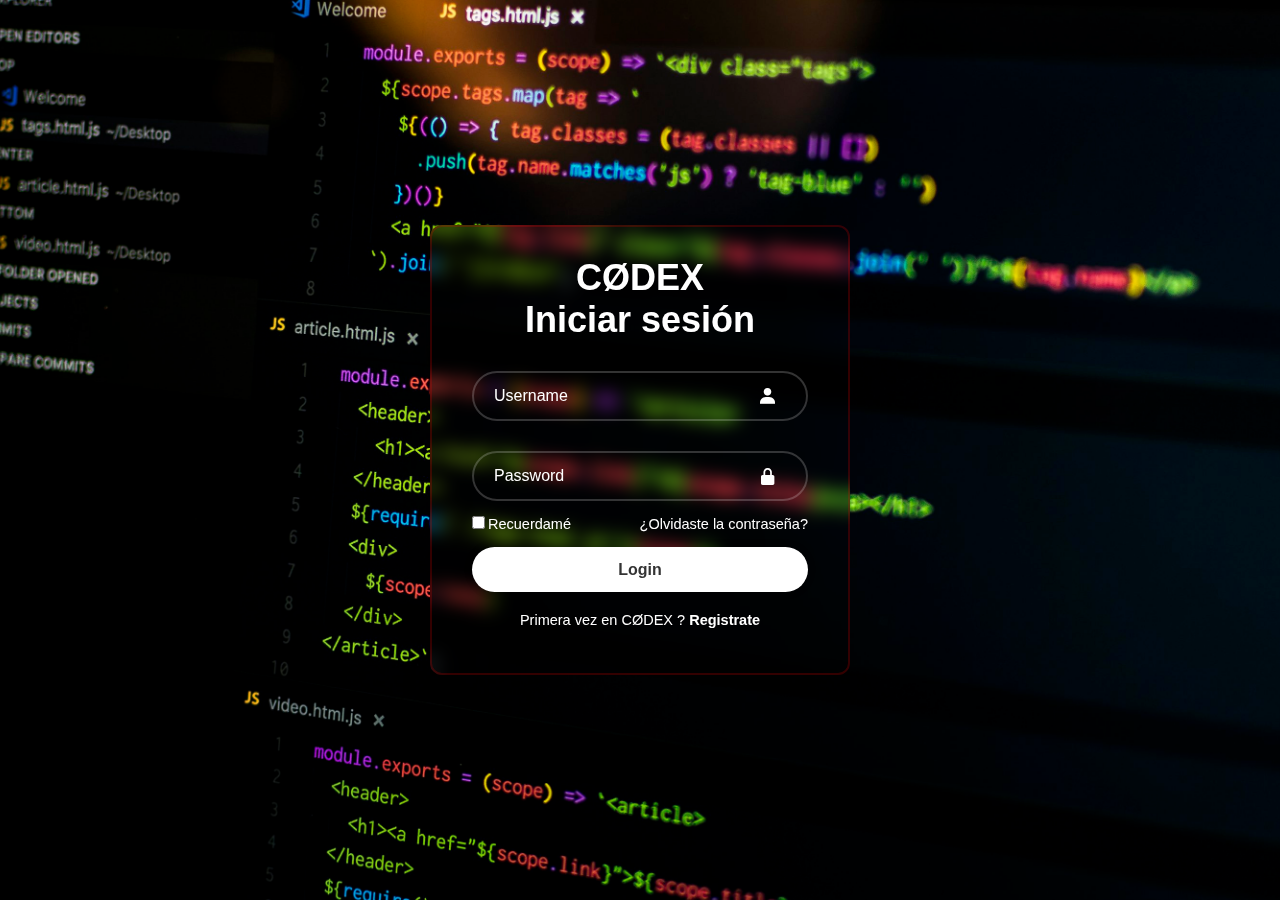
<file: index.html>
<!DOCTYPE html>
<html lang="en">
<head>
  <title>LOGIN </title>
  <link rel="stylesheet" href="css/login.css">
  <link href='https://unpkg.com/boxicons@2.1.4/css/boxicons.min.css' rel='stylesheet'>
  <script src="js/loggear.js"></script>

</head>
<body>
  <div class="wrapper">
    <form action="">
      <h1>CØDEX</h1>
      <h1>Iniciar sesión</h1>
      <div class="input-box">
        <input type="text" placeholder="Username" id="usuario">
        <i class='bx bxs-user'></i>
      </div>
      <div class="input-box">
        <input type="password" placeholder="Password" id="clave">
        <i class='bx bxs-lock-alt' ></i>
      </div>
      <div class="remember-forgot">
        <label><input type="checkbox">Recuerdamé</label>
        <a href="#">¿Olvidaste la contraseña?</a>
      </div>
      <input type="button" value="Login" onclick="loguear()" class="btn">
      <div class="register-link">
        <p>Primera vez en CØDEX ? <a href="#">Registrate</a></p>
      </div>
    </form>
  </div>
</body>
</html>
</file>
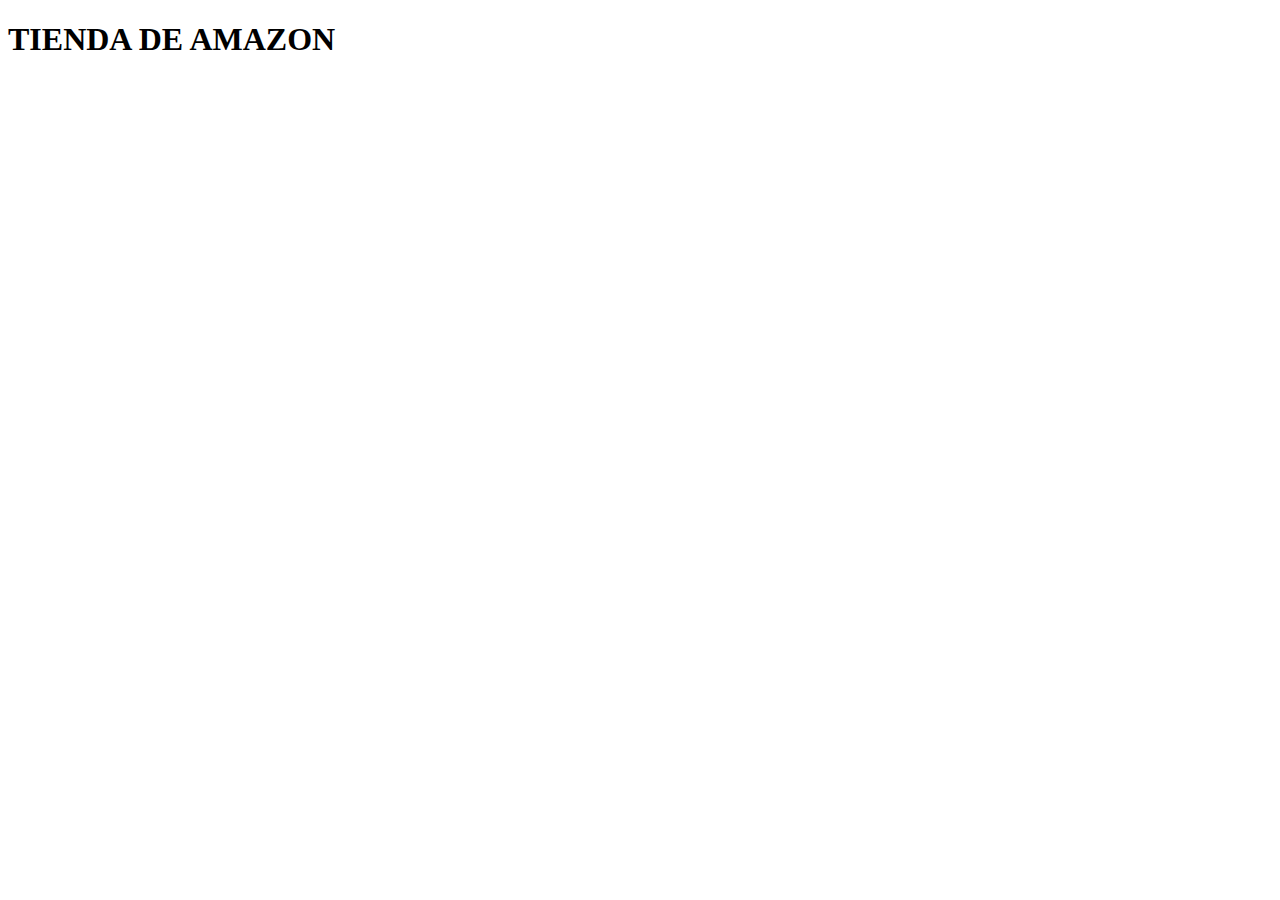
<file: amazon.html>
<!DOCTYPE html>
<html lang="en">
<head>
  <meta charset="UTF-8">
  <meta name="viewport" content="width=device-width, initial-scale=1.0">
  <title>Document</title>
  <h1>TIENDA DE AMAZON</h1>
</head>
<body>
  
</body>
</html>
</file>
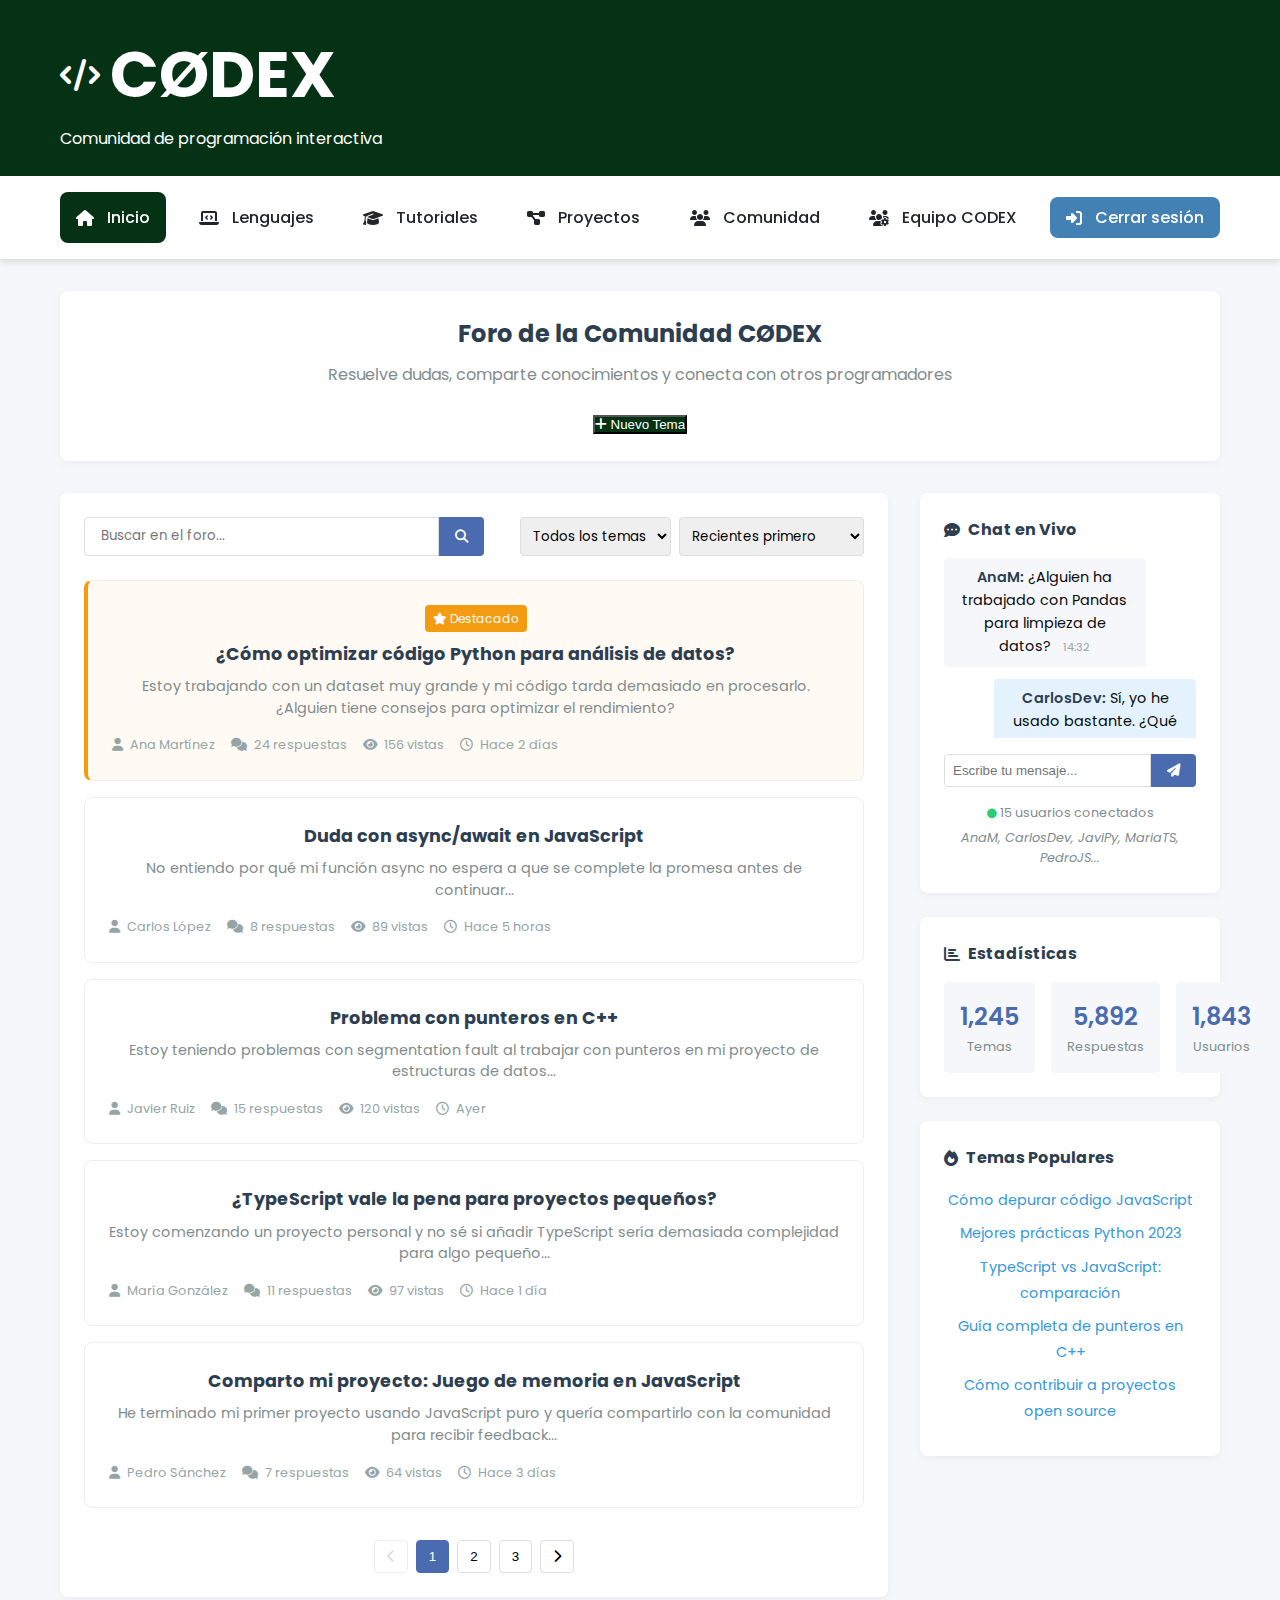
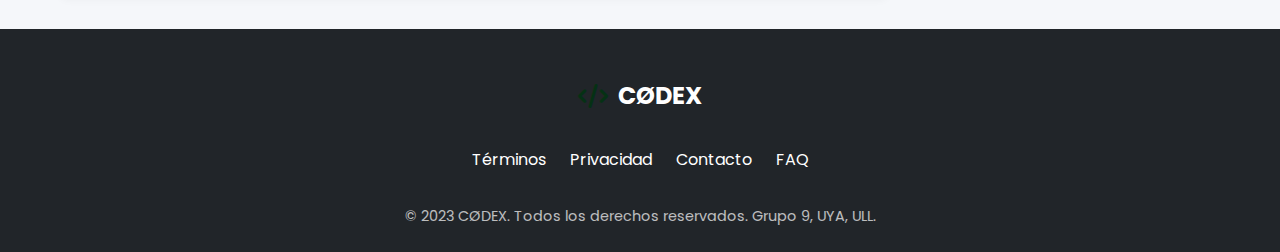
<file: comunidad.html>
<!DOCTYPE html>
<html lang="es">
<head>
    <meta charset="UTF-8">
    <meta name="viewport" content="width=device-width, initial-scale=1.0">
    <title>Comunidad CØDEX - Foro de Programación</title>
    <link rel="stylesheet" href="css/styles.css">
    <link rel="stylesheet" href="css/community.css">
    <link href="https://fonts.googleapis.com/css2?family=Poppins:wght@300;400;600;700&display=swap" rel="stylesheet">
    <link rel="stylesheet" href="https://cdnjs.cloudflare.com/ajax/libs/font-awesome/6.4.0/css/all.min.css">
</head>
<body>
    <header>
        <div class="container">
            <div class="logo">
                <i class="fas fa-code"></i>
                <h1>CØDEX</h1>
            </div>
            <p>Comunidad de programación interactiva</p>
        </div>
    </header>
    
    <nav aria-label="Navegación principal">
        <div class="container">
            <a href="inicio.html" aria-current="page" class="nav-link">
                <i class="fas fa-home" aria-hidden="true"></i> 
                <span>Inicio</span>
            </a>
            <a href="#lenguajes" class="nav-link">
                <i class="fas fa-laptop-code" aria-hidden="true"></i> 
                <span>Lenguajes</span>
            </a>
            <a href="tutoriales.html" class="nav-link">
                <i class="fas fa-graduation-cap" aria-hidden="true"></i> 
                <span>Tutoriales</span>
            </a>
            <a href="proyectos.html" class="nav-link">
                <i class="fas fa-project-diagram" aria-hidden="true"></i> 
                <span>Proyectos</span>
            </a>
            <a href="comunidad.html" class="nav-link">
                <i class="fas fa-users" aria-hidden="true"></i> 
                <span>Comunidad</span>
            </a>
            <a href="equipo.html" class="nav-link">
                <i class="fas fa-users-cog" aria-hidden="true"></i> 
                <span>Equipo CODEX</span>
            </a>
            <a href="index.html" class="login-btn nav-link">
                <i class="fas fa-sign-in-alt" aria-hidden="true"></i> 
                <span>Cerrar sesión</span>
            </a>
        </div>
    </nav>
    
    <section class="community-section">
        <div class="container">
            <div class="community-header">
                <h2>Foro de la Comunidad CØDEX</h2>
                <p>Resuelve dudas, comparte conocimientos y conecta con otros programadores</p>
                <button class="btn-primary" id="new-topic-btn">
                    <i class="fas fa-plus"></i> Nuevo Tema
                </button>
            </div>
            
            <div class="community-layout">
                <!-- Sección principal del foro -->
                <div class="forum-container">
                    <!-- Filtros y búsqueda -->
                    <div class="forum-filters">
                        <div class="search-box">
                            <input type="text" placeholder="Buscar en el foro...">
                            <button><i class="fas fa-search"></i></button>
                        </div>
                        <div class="filter-options">
                            <select>
                                <option>Todos los temas</option>
                                <option>Python</option>
                                <option>JavaScript</option>
                                <option>TypeScript</option>
                                <option>C++</option>
                                <option>Proyectos</option>
                                <option>General</option>
                            </select>
                            <select>
                                <option>Recientes primero</option>
                                <option>Más antiguos primero</option>
                                <option>Más activos</option>
                                <option>Mejor valorados</option>
                            </select>
                        </div>
                    </div>
                    
                    <!-- Lista de discusiones -->
                    <div class="discussions-list">
                        <!-- Discusión destacada -->
                        <div class="discussion-card featured">
                            <div class="discussion-badge">
                                <i class="fas fa-star"></i> Destacado
                            </div>
                            <div class="discussion-content">
                                <h3><a href="#">¿Cómo optimizar código Python para análisis de datos?</a></h3>
                                <p class="discussion-excerpt">Estoy trabajando con un dataset muy grande y mi código tarda demasiado en procesarlo. ¿Alguien tiene consejos para optimizar el rendimiento?</p>
                                <div class="discussion-meta">
                                    <span class="author"><i class="fas fa-user"></i> Ana Martínez</span>
                                    <span class="replies"><i class="fas fa-comments"></i> 24 respuestas</span>
                                    <span class="views"><i class="fas fa-eye"></i> 156 vistas</span>
                                    <span class="date"><i class="far fa-clock"></i> Hace 2 días</span>
                                </div>
                            </div>
                        </div>
                        
                        <!-- Otras discusiones -->
                        <div class="discussion-card">
                            <div class="discussion-content">
                                <h3><a href="#">Duda con async/await en JavaScript</a></h3>
                                <p class="discussion-excerpt">No entiendo por qué mi función async no espera a que se complete la promesa antes de continuar...</p>
                                <div class="discussion-meta">
                                    <span class="author"><i class="fas fa-user"></i> Carlos López</span>
                                    <span class="replies"><i class="fas fa-comments"></i> 8 respuestas</span>
                                    <span class="views"><i class="fas fa-eye"></i> 89 vistas</span>
                                    <span class="date"><i class="far fa-clock"></i> Hace 5 horas</span>
                                </div>
                            </div>
                        </div>
                        
                        <div class="discussion-card">
                            <div class="discussion-content">
                                <h3><a href="#">Problema con punteros en C++</a></h3>
                                <p class="discussion-excerpt">Estoy teniendo problemas con segmentation fault al trabajar con punteros en mi proyecto de estructuras de datos...</p>
                                <div class="discussion-meta">
                                    <span class="author"><i class="fas fa-user"></i> Javier Ruiz</span>
                                    <span class="replies"><i class="fas fa-comments"></i> 15 respuestas</span>
                                    <span class="views"><i class="fas fa-eye"></i> 120 vistas</span>
                                    <span class="date"><i class="far fa-clock"></i> Ayer</span>
                                </div>
                            </div>
                        </div>
                        
                        <div class="discussion-card">
                            <div class="discussion-content">
                                <h3><a href="#">¿TypeScript vale la pena para proyectos pequeños?</a></h3>
                                <p class="discussion-excerpt">Estoy comenzando un proyecto personal y no sé si añadir TypeScript sería demasiada complejidad para algo pequeño...</p>
                                <div class="discussion-meta">
                                    <span class="author"><i class="fas fa-user"></i> María González</span>
                                    <span class="replies"><i class="fas fa-comments"></i> 11 respuestas</span>
                                    <span class="views"><i class="fas fa-eye"></i> 97 vistas</span>
                                    <span class="date"><i class="far fa-clock"></i> Hace 1 día</span>
                                </div>
                            </div>
                        </div>
                        
                        <div class="discussion-card">
                            <div class="discussion-content">
                                <h3><a href="#">Comparto mi proyecto: Juego de memoria en JavaScript</a></h3>
                                <p class="discussion-excerpt">He terminado mi primer proyecto usando JavaScript puro y quería compartirlo con la comunidad para recibir feedback...</p>
                                <div class="discussion-meta">
                                    <span class="author"><i class="fas fa-user"></i> Pedro Sánchez</span>
                                    <span class="replies"><i class="fas fa-comments"></i> 7 respuestas</span>
                                    <span class="views"><i class="fas fa-eye"></i> 64 vistas</span>
                                    <span class="date"><i class="far fa-clock"></i> Hace 3 días</span>
                                </div>
                            </div>
                        </div>
                    </div>
                    
                    <!-- Paginación -->
                    <div class="pagination">
                        <button disabled><i class="fas fa-chevron-left"></i></button>
                        <button class="active">1</button>
                        <button>2</button>
                        <button>3</button>
                        <button><i class="fas fa-chevron-right"></i></button>
                    </div>
                </div>
                
                <!-- Sidebar con chat y estadísticas -->
                <div class="community-sidebar">
                    <!-- Chat en vivo -->
                    <div class="sidebar-widget live-chat">
                        <h3><i class="fas fa-comment-dots"></i> Chat en Vivo</h3>
                        <div class="chat-messages">
                            <div class="message">
                                <span class="user">AnaM:</span>
                                <span class="text">¿Alguien ha trabajado con Pandas para limpieza de datos?</span>
                                <span class="time">14:32</span>
                            </div>
                            <div class="message reply">
                                <span class="user">CarlosDev:</span>
                                <span class="text">Sí, yo he usado bastante. ¿Qué problema tienes exactamente?</span>
                                <span class="time">14:33</span>
                            </div>
                            <div class="message">
                                <span class="user">JaviPy:</span>
                                <span class="text">Yo también puedo ayudar, justo terminé un proyecto con eso</span>
                                <span class="time">14:34</span>
                            </div>
                        </div>
                        <div class="chat-input">
                            <input type="text" placeholder="Escribe tu mensaje...">
                            <button><i class="fas fa-paper-plane"></i></button>
                        </div>
                        <div class="online-users">
                            <span><i class="fas fa-circle online"></i> 15 usuarios conectados</span>
                            <span class="users-list">AnaM, CarlosDev, JaviPy, MariaTS, PedroJS...</span>
                        </div>
                    </div>
                    
                    <!-- Estadísticas del foro -->
                    <div class="sidebar-widget stats">
                        <h3><i class="fas fa-chart-bar"></i> Estadísticas</h3>
                        <div class="stats-grid">
                            <div class="stat-item">
                                <div class="stat-value">1,245</div>
                                <div class="stat-label">Temas</div>
                            </div>
                            <div class="stat-item">
                                <div class="stat-value">5,892</div>
                                <div class="stat-label">Respuestas</div>
                            </div>
                            <div class="stat-item">
                                <div class="stat-value">1,843</div>
                                <div class="stat-label">Usuarios</div>
                            </div>
                        </div>
                    </div>
                    
                    <!-- Temas populares -->
                    <div class="sidebar-widget popular-topics">
                        <h3><i class="fas fa-fire"></i> Temas Populares</h3>
                        <ul>
                            <li><a href="#">Cómo depurar código JavaScript</a></li>
                            <li><a href="#">Mejores prácticas Python 2023</a></li>
                            <li><a href="#">TypeScript vs JavaScript: comparación</a></li>
                            <li><a href="#">Guía completa de punteros en C++</a></li>
                            <li><a href="#">Cómo contribuir a proyectos open source</a></li>
                        </ul>
                    </div>
                </div>
            </div>
        </div>
    </section>
    
    <!-- Modal para nuevo tema (oculto por defecto) -->
    <div class="modal" id="new-topic-modal">
        <div class="modal-content">
            <span class="close-modal">&times;</span>
            <h3><i class="fas fa-plus"></i> Crear Nuevo Tema</h3>
            <form id="new-topic-form">
                <div class="form-group">
                    <label for="topic-title">Título</label>
                    <input type="text" id="topic-title" placeholder="Escribe un título claro para tu pregunta" required>
                </div>
                <div class="form-group">
                    <label for="topic-category">Categoría</label>
                    <select id="topic-category" required>
                        <option value="">Selecciona una categoría</option>
                        <option value="python">Python</option>
                        <option value="javascript">JavaScript</option>
                        <option value="typescript">TypeScript</option>
                        <option value="cpp">C++</option>
                        <option value="projects">Proyectos</option>
                        <option value="general">General</option>
                    </select>
                </div>
                <div class="form-group">
                    <label for="topic-content">Contenido</label>
                    <textarea id="topic-content" rows="6" placeholder="Describe tu pregunta o tema de discusión con detalle..." required></textarea>
                </div>
                <div class="form-group">
                    <label for="topic-code">Código (opcional)</label>
                    <textarea id="topic-code" rows="4" placeholder="Si es relevante, incluye el código relacionado"></textarea>
                </div>
                <button type="submit" class="btn-primary">Publicar Tema</button>
            </form>
        </div>
    </div>
    

    <footer>
        <div class="container">
            <div class="footer-content">
                <div class="footer-logo">
                    <i class="fas fa-code"></i>
                    <span>CØDEX</span>
                </div>
                <div class="footer-links">
                    <a href="#">Términos</a>
                    <a href="#">Privacidad</a>
                    <a href="#">Contacto</a>
                    <a href="#">FAQ</a>
                </div>
                <div class="footer-copyright">
                    &copy; 2023 CØDEX. Todos los derechos reservados. Grupo 9, UYA, ULL.
                </div>
            </div>
        </div>
    </footer>

    <script src="js/community.js"></script>
</body>
</html>
</file>
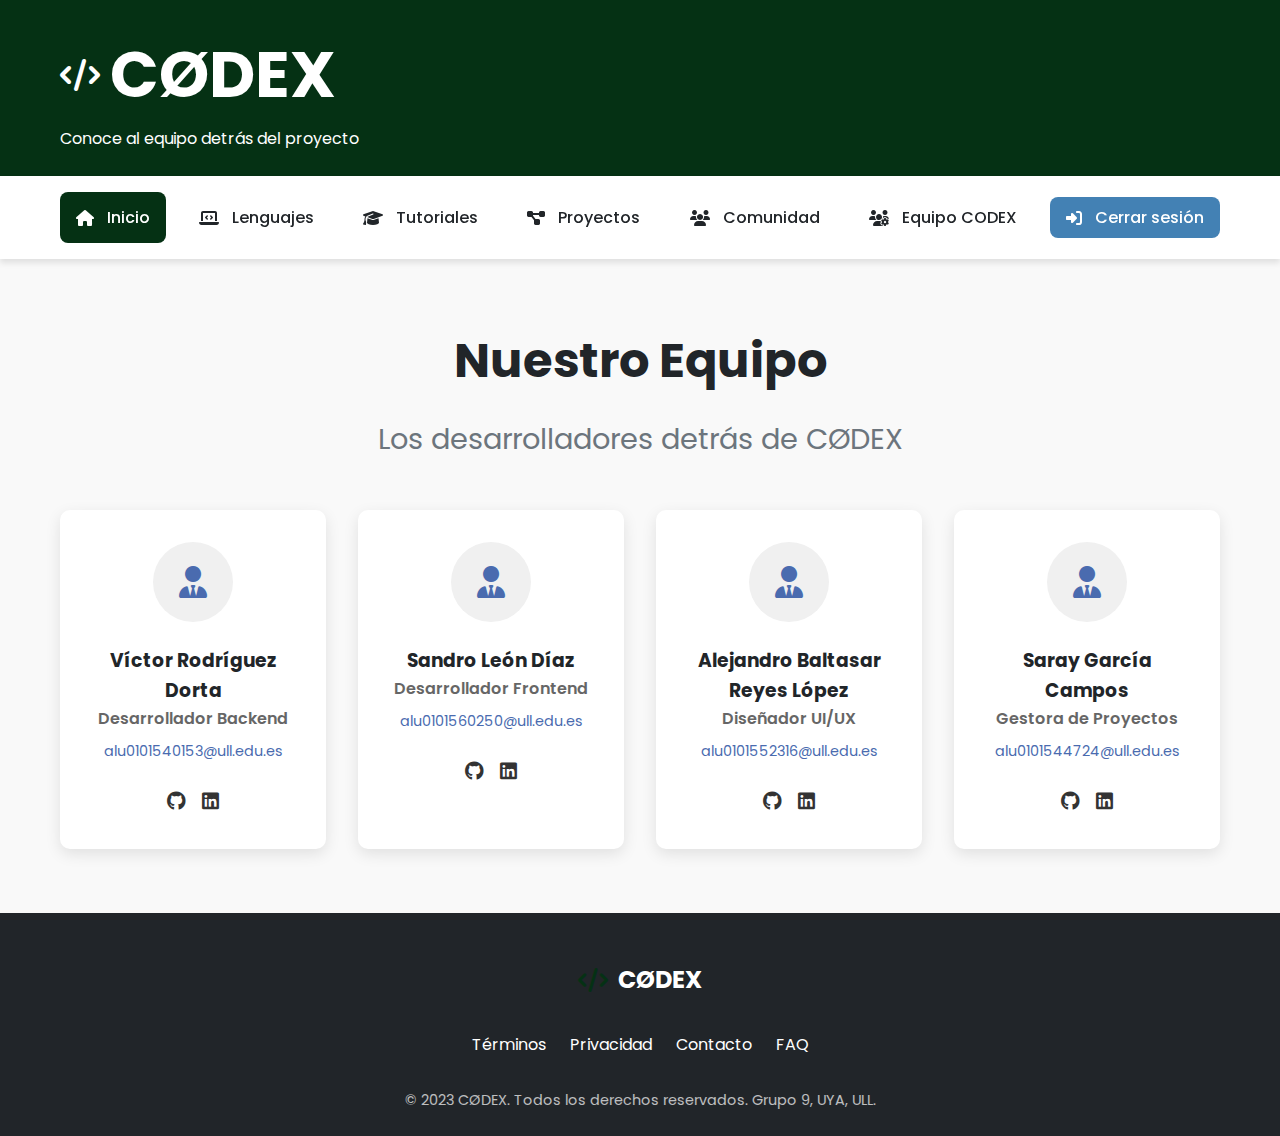
<file: equipo.html>
<!DOCTYPE html>
<html lang="es">
<head>
    <meta charset="UTF-8">
    <meta name="viewport" content="width=device-width, initial-scale=1.0">
    <title>Equipo CØDEX - Desarrolladores</title>
    <link rel="stylesheet" href="css/styles.css">
    <link rel="stylesheet" href="css/team.css">
    <link href="https://fonts.googleapis.com/css2?family=Poppins:wght@300;400;600;700&display=swap" rel="stylesheet">
    <link rel="stylesheet" href="https://cdnjs.cloudflare.com/ajax/libs/font-awesome/6.4.0/css/all.min.css">
</head>
<body>
    <header>
        <div class="container">
            <div class="logo">
                <i class="fas fa-code"></i>
                <h1>CØDEX</h1>
            </div>
            <p>Conoce al equipo detrás del proyecto</p>
        </div>
    </header>
    
    <nav aria-label="Navegación principal">
        <div class="container">
            <a href="inicio.html" aria-current="page" class="nav-link">
                <i class="fas fa-home" aria-hidden="true"></i> 
                <span>Inicio</span>
            </a>
            <a href="#lenguajes" class="nav-link">
                <i class="fas fa-laptop-code" aria-hidden="true"></i> 
                <span>Lenguajes</span>
            </a>
            <a href="tutoriales.html" class="nav-link">
                <i class="fas fa-graduation-cap" aria-hidden="true"></i> 
                <span>Tutoriales</span>
            </a>
            <a href="proyectos.html" class="nav-link">
                <i class="fas fa-project-diagram" aria-hidden="true"></i> 
                <span>Proyectos</span>
            </a>
            <a href="comunidad.html" class="nav-link">
                <i class="fas fa-users" aria-hidden="true"></i> 
                <span>Comunidad</span>
            </a>
            <a href="equipo.html" class="nav-link">
                <i class="fas fa-users-cog" aria-hidden="true"></i> 
                <span>Equipo CODEX</span>
            </a>
            <a href="index.html" class="login-btn nav-link">
                <i class="fas fa-sign-in-alt" aria-hidden="true"></i> 
                <span>Cerrar sesión</span>
            </a>
        </div>
    </nav>
    
    <section class="team-section">
        <div class="container">
            <h2 class="section-title">Nuestro Equipo</h2>
            <p class="section-subtitle">Los desarrolladores detrás de CØDEX</p>
            
            <div class="team-grid">
                <div class="team-card">
                    <div class="team-icon">
                        <i class="fas fa-user-tie"></i>
                    </div>
                    <h3>Víctor Rodríguez Dorta</h3>
                    <p class="team-role">Desarrollador Backend</p>
                    <p class="team-email">alu0101540153@ull.edu.es</p>
                    <div class="team-social">
                        <a href="#"><i class="fab fa-github"></i></a>
                        <a href="#"><i class="fab fa-linkedin"></i></a>
                    </div>
                </div>
                
                <div class="team-card">
                    <div class="team-icon">
                        <i class="fas fa-user-tie"></i>
                    </div>
                    <h3>Sandro León Díaz</h3>
                    <p class="team-role">Desarrollador Frontend</p>
                    <p class="team-email">alu0101560250@ull.edu.es</p>
                    <div class="team-social">
                        <a href="#"><i class="fab fa-github"></i></a>
                        <a href="#"><i class="fab fa-linkedin"></i></a>
                    </div>
                </div>
                
                <div class="team-card">
                    <div class="team-icon">
                        <i class="fas fa-user-tie"></i>
                    </div>
                    <h3>Alejandro Baltasar Reyes López</h3>
                    <p class="team-role">Diseñador UI/UX</p>
                    <p class="team-email">alu0101552316@ull.edu.es</p>
                    <div class="team-social">
                        <a href="#"><i class="fab fa-github"></i></a>
                        <a href="#"><i class="fab fa-linkedin"></i></a>
                    </div>
                </div>
                
                <div class="team-card">
                    <div class="team-icon">
                        <i class="fas fa-user-tie"></i>
                    </div>
                    <h3>Saray García Campos</h3>
                    <p class="team-role">Gestora de Proyectos</p>
                    <p class="team-email">alu0101544724@ull.edu.es</p>
                    <div class="team-social">
                        <a href="#"><i class="fab fa-github"></i></a>
                        <a href="#"><i class="fab fa-linkedin"></i></a>
                    </div>
                </div>
            </div>
        </div>
    </section>
    

    <footer>
        <div class="container">
            <div class="footer-content">
                <div class="footer-logo">
                    <i class="fas fa-code"></i>
                    <span>CØDEX</span>
                </div>
                <div class="footer-links">
                    <a href="#">Términos</a>
                    <a href="#">Privacidad</a>
                    <a href="#">Contacto</a>
                    <a href="#">FAQ</a>
                </div>
                <div class="footer-copyright">
                    &copy; 2023 CØDEX. Todos los derechos reservados. Grupo 9, UYA, ULL.
                </div>
            </div>
        </div>
    </footer>

    
</body>
</html>
</file>
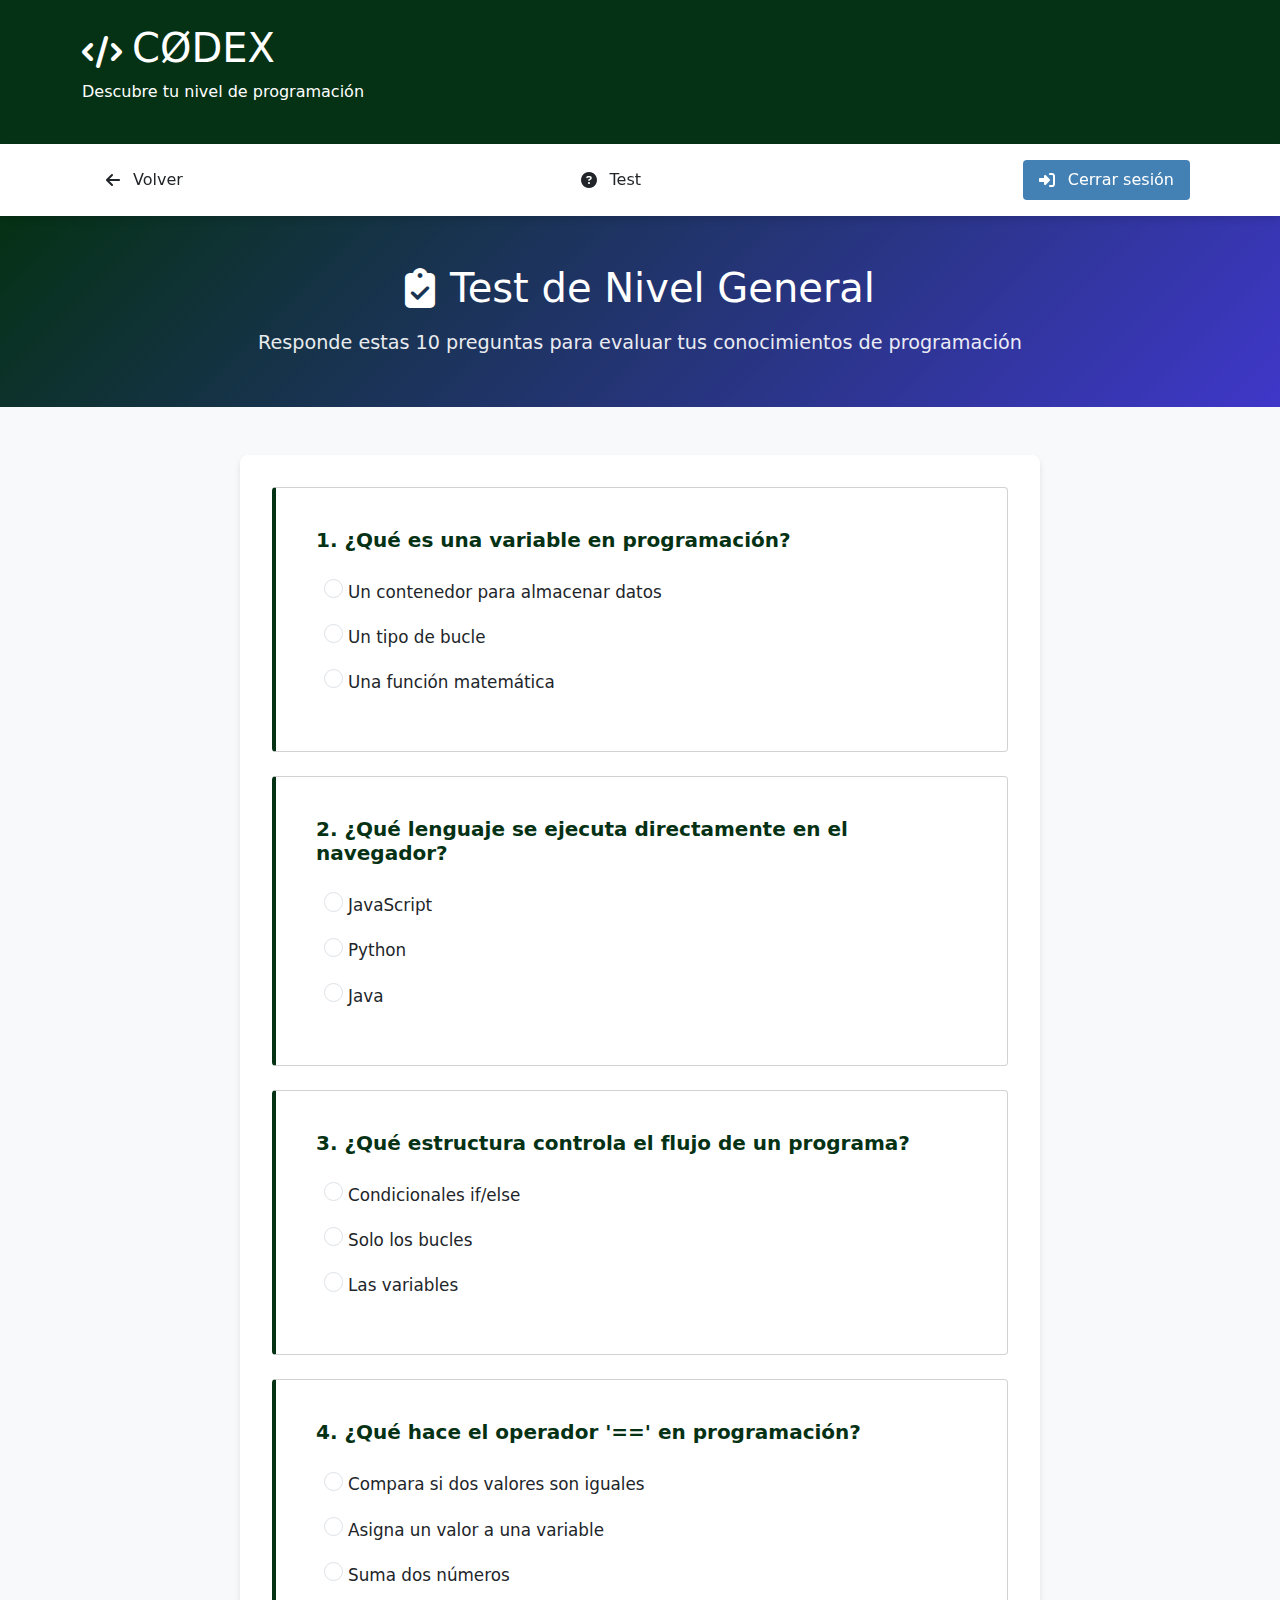
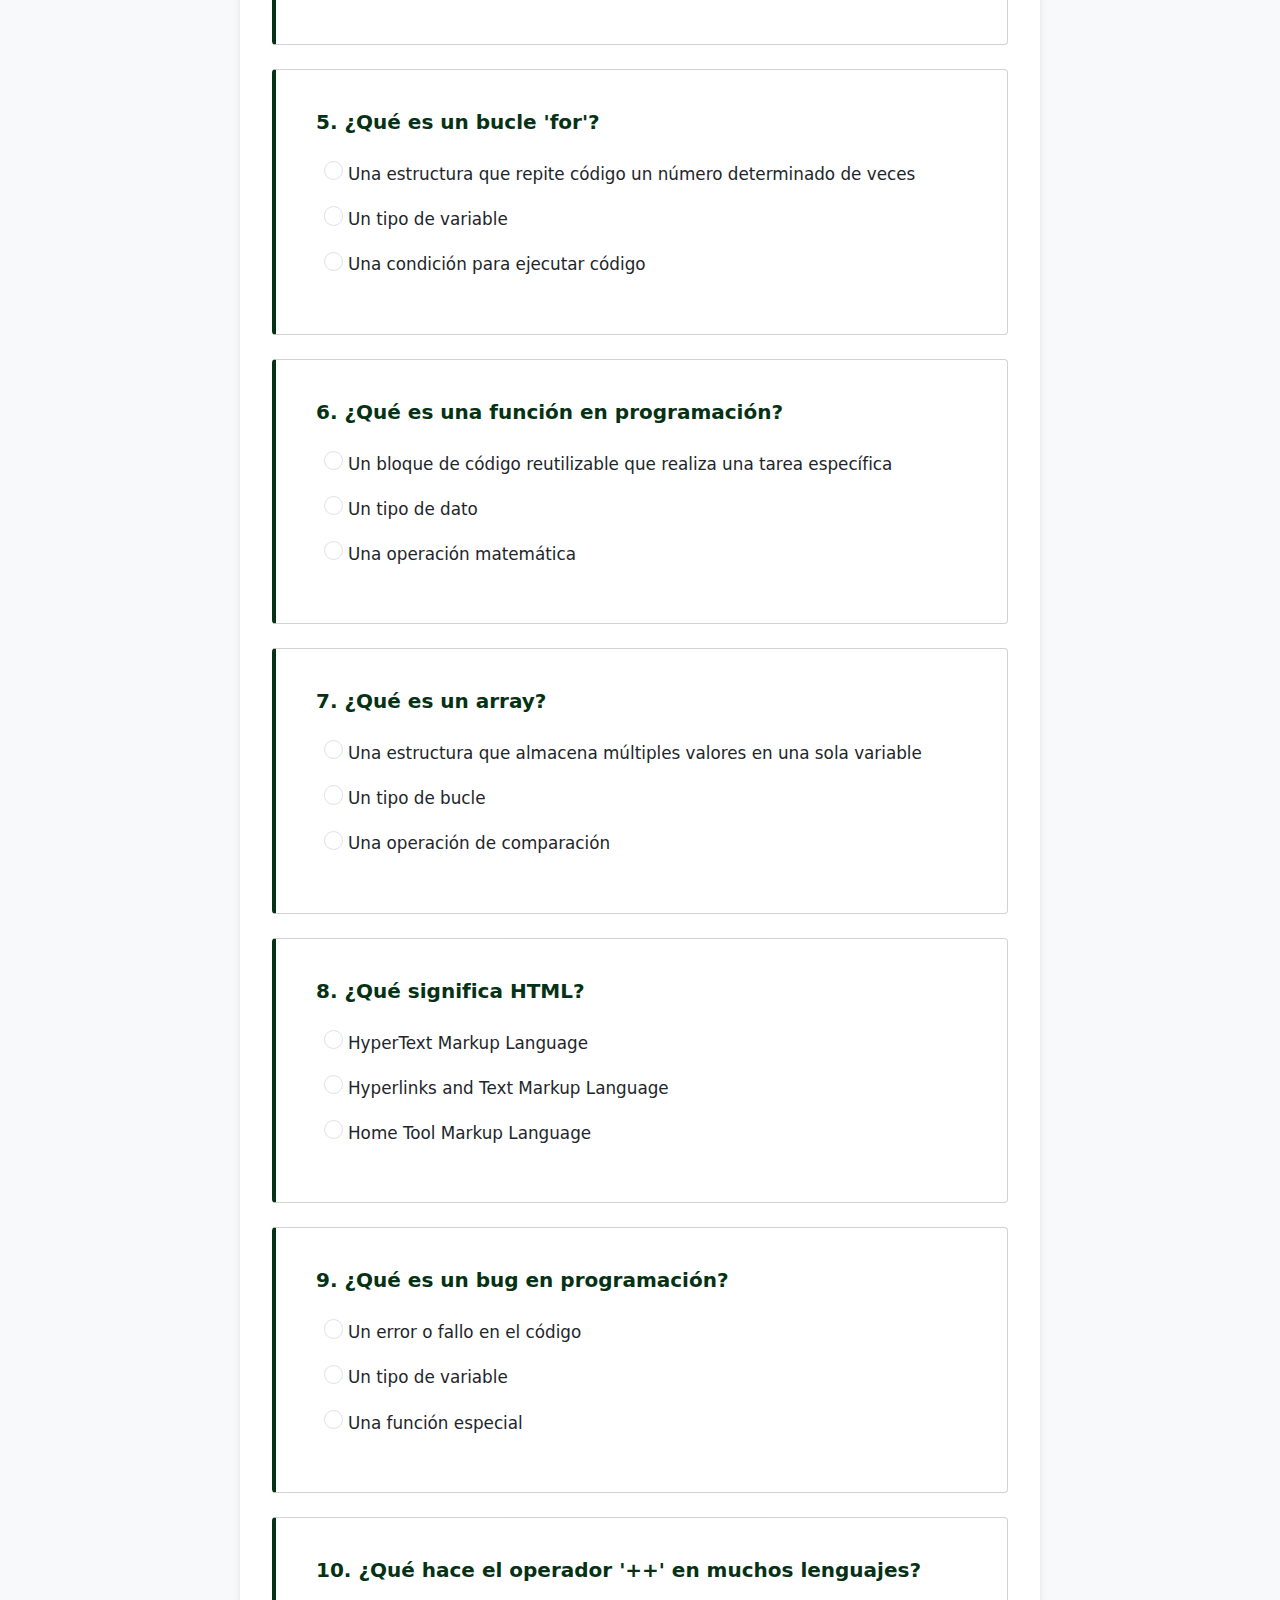
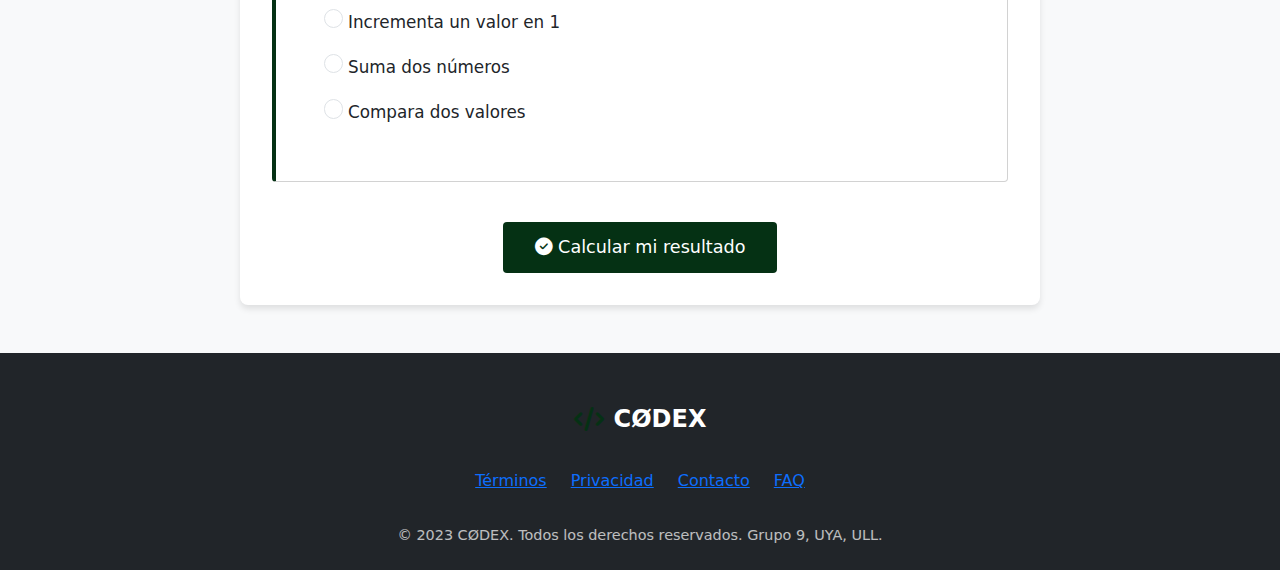
<file: testGeneral.html>
<!DOCTYPE html>
<html lang="es">
<head>
    <meta charset="UTF-8">
    <meta name="viewport" content="width=device-width, initial-scale=1.0">
    <title>Test de Nivel General | CØDEX</title>
    <link rel="stylesheet" href="css/styles.css">
    <link href="https://cdn.jsdelivr.net/npm/bootstrap@5.3.0/dist/css/bootstrap.min.css" rel="stylesheet">
    <link href="https://fonts.googleapis.com/css2?family=Poppins:wght@300;400;600;700&display=swap" rel="stylesheet">
    <link rel="stylesheet" href="https://cdnjs.cloudflare.com/ajax/libs/font-awesome/6.4.0/css/all.min.css">
    <link rel="stylesheet" href="css/testGeneral.css">
</head>
<body>
    <header>
        <div class="container">
            <div class="logo">
                <i class="fas fa-code"></i>
                <h1>CØDEX</h1>
            </div>
            <p>Descubre tu nivel de programación</p>
        </div>
    </header>
    
    <nav>
        <div class="container">
            <a href="inicio.html" class="nav-item"><i class="fas fa-arrow-left"></i> Volver</a>
            <a href="#test" class="nav-item"><i class="fas fa-question-circle"></i> Test</a>
            <a href="index.html" class="nav-item login-btn"><i class="fas fa-sign-in-alt"></i> Cerrar sesión</a>
        </div>
    </nav>
    
    <section class="test-hero" id="inicio">
        <div class="container">
            <div class="hero-content text-center">
                <h2><i class="fas fa-clipboard-check"></i> Test de Nivel General</h2>
                <p>Responde estas 10 preguntas para evaluar tus conocimientos de programación</p>
            </div>
        </div>
    </section>
    
    <section class="test-section" id="test">
        <div class="container">
            <form id="generalTestForm" class="test-form">
                <!-- Pregunta 1 -->
                <div class="question-card card mb-4">
                    <div class="card-body">
                        <h3 class="question-title">1. ¿Qué es una variable en programación?</h3>
                        <div class="form-check">
                            <input class="form-check-input" type="radio" name="q1" id="q1a" value="a">
                            <label class="form-check-label" for="q1a">Un contenedor para almacenar datos</label>
                        </div>
                        <div class="form-check">
                            <input class="form-check-input" type="radio" name="q1" id="q1b" value="b">
                            <label class="form-check-label" for="q1b">Un tipo de bucle</label>
                        </div>
                        <div class="form-check">
                            <input class="form-check-input" type="radio" name="q1" id="q1c" value="c">
                            <label class="form-check-label" for="q1c">Una función matemática</label>
                        </div>
                    </div>
                </div>
                
                <!-- Pregunta 2 -->
                <div class="question-card card mb-4">
                    <div class="card-body">
                        <h3 class="question-title">2. ¿Qué lenguaje se ejecuta directamente en el navegador?</h3>
                        <div class="form-check">
                            <input class="form-check-input" type="radio" name="q2" id="q2a" value="a">
                            <label class="form-check-label" for="q2a">JavaScript</label>
                        </div>
                        <div class="form-check">
                            <input class="form-check-input" type="radio" name="q2" id="q2b" value="b">
                            <label class="form-check-label" for="q2b">Python</label>
                        </div>
                        <div class="form-check">
                            <input class="form-check-input" type="radio" name="q2" id="q2c" value="c">
                            <label class="form-check-label" for="q2c">Java</label>
                        </div>
                    </div>
                </div>
                
                <!-- Pregunta 3 -->
                <div class="question-card card mb-4">
                    <div class="card-body">
                        <h3 class="question-title">3. ¿Qué estructura controla el flujo de un programa?</h3>
                        <div class="form-check">
                            <input class="form-check-input" type="radio" name="q3" id="q3a" value="a">
                            <label class="form-check-label" for="q3a">Condicionales if/else</label>
                        </div>
                        <div class="form-check">
                            <input class="form-check-input" type="radio" name="q3" id="q3b" value="b">
                            <label class="form-check-label" for="q3b">Solo los bucles</label>
                        </div>
                        <div class="form-check">
                            <input class="form-check-input" type="radio" name="q3" id="q3c" value="c">
                            <label class="form-check-label" for="q3c">Las variables</label>
                        </div>
                    </div>
                </div>
                
                <!-- Pregunta 4 -->
                <div class="question-card card mb-4">
                    <div class="card-body">
                        <h3 class="question-title">4. ¿Qué hace el operador '==' en programación?</h3>
                        <div class="form-check">
                            <input class="form-check-input" type="radio" name="q4" id="q4a" value="a">
                            <label class="form-check-label" for="q4a">Compara si dos valores son iguales</label>
                        </div>
                        <div class="form-check">
                            <input class="form-check-input" type="radio" name="q4" id="q4b" value="b">
                            <label class="form-check-label" for="q4b">Asigna un valor a una variable</label>
                        </div>
                        <div class="form-check">
                            <input class="form-check-input" type="radio" name="q4" id="q4c" value="c">
                            <label class="form-check-label" for="q4c">Suma dos números</label>
                        </div>
                    </div>
                </div>
                
                <!-- Pregunta 5 -->
                <div class="question-card card mb-4">
                    <div class="card-body">
                        <h3 class="question-title">5. ¿Qué es un bucle 'for'?</h3>
                        <div class="form-check">
                            <input class="form-check-input" type="radio" name="q5" id="q5a" value="a">
                            <label class="form-check-label" for="q5a">Una estructura que repite código un número determinado de veces</label>
                        </div>
                        <div class="form-check">
                            <input class="form-check-input" type="radio" name="q5" id="q5b" value="b">
                            <label class="form-check-label" for="q5b">Un tipo de variable</label>
                        </div>
                        <div class="form-check">
                            <input class="form-check-input" type="radio" name="q5" id="q5c" value="c">
                            <label class="form-check-label" for="q5c">Una condición para ejecutar código</label>
                        </div>
                    </div>
                </div>
                
                <!-- Pregunta 6 -->
                <div class="question-card card mb-4">
                    <div class="card-body">
                        <h3 class="question-title">6. ¿Qué es una función en programación?</h3>
                        <div class="form-check">
                            <input class="form-check-input" type="radio" name="q6" id="q6a" value="a">
                            <label class="form-check-label" for="q6a">Un bloque de código reutilizable que realiza una tarea específica</label>
                        </div>
                        <div class="form-check">
                            <input class="form-check-input" type="radio" name="q6" id="q6b" value="b">
                            <label class="form-check-label" for="q6b">Un tipo de dato</label>
                        </div>
                        <div class="form-check">
                            <input class="form-check-input" type="radio" name="q6" id="q6c" value="c">
                            <label class="form-check-label" for="q6c">Una operación matemática</label>
                        </div>
                    </div>
                </div>
                
                <!-- Pregunta 7 -->
                <div class="question-card card mb-4">
                    <div class="card-body">
                        <h3 class="question-title">7. ¿Qué es un array?</h3>
                        <div class="form-check">
                            <input class="form-check-input" type="radio" name="q7" id="q7a" value="a">
                            <label class="form-check-label" for="q7a">Una estructura que almacena múltiples valores en una sola variable</label>
                        </div>
                        <div class="form-check">
                            <input class="form-check-input" type="radio" name="q7" id="q7b" value="b">
                            <label class="form-check-label" for="q7b">Un tipo de bucle</label>
                        </div>
                        <div class="form-check">
                            <input class="form-check-input" type="radio" name="q7" id="q7c" value="c">
                            <label class="form-check-label" for="q7c">Una operación de comparación</label>
                        </div>
                    </div>
                </div>
                
                <!-- Pregunta 8 -->
                <div class="question-card card mb-4">
                    <div class="card-body">
                        <h3 class="question-title">8. ¿Qué significa HTML?</h3>
                        <div class="form-check">
                            <input class="form-check-input" type="radio" name="q8" id="q8a" value="a">
                            <label class="form-check-label" for="q8a">HyperText Markup Language</label>
                        </div>
                        <div class="form-check">
                            <input class="form-check-input" type="radio" name="q8" id="q8b" value="b">
                            <label class="form-check-label" for="q8b">Hyperlinks and Text Markup Language</label>
                        </div>
                        <div class="form-check">
                            <input class="form-check-input" type="radio" name="q8" id="q8c" value="c">
                            <label class="form-check-label" for="q8c">Home Tool Markup Language</label>
                        </div>
                    </div>
                </div>
                
                <!-- Pregunta 9 -->
                <div class="question-card card mb-4">
                    <div class="card-body">
                        <h3 class="question-title">9. ¿Qué es un bug en programación?</h3>
                        <div class="form-check">
                            <input class="form-check-input" type="radio" name="q9" id="q9a" value="a">
                            <label class="form-check-label" for="q9a">Un error o fallo en el código</label>
                        </div>
                        <div class="form-check">
                            <input class="form-check-input" type="radio" name="q9" id="q9b" value="b">
                            <label class="form-check-label" for="q9b">Un tipo de variable</label>
                        </div>
                        <div class="form-check">
                            <input class="form-check-input" type="radio" name="q9" id="q9c" value="c">
                            <label class="form-check-label" for="q9c">Una función especial</label>
                        </div>
                    </div>
                </div>
                
                <!-- Pregunta 10 -->
                <div class="question-card card mb-4">
                    <div class="card-body">
                        <h3 class="question-title">10. ¿Qué hace el operador '++' en muchos lenguajes?</h3>
                        <div class="form-check">
                            <input class="form-check-input" type="radio" name="q10" id="q10a" value="a">
                            <label class="form-check-label" for="q10a">Incrementa un valor en 1</label>
                        </div>
                        <div class="form-check">
                            <input class="form-check-input" type="radio" name="q10" id="q10b" value="b">
                            <label class="form-check-label" for="q10b">Suma dos números</label>
                        </div>
                        <div class="form-check">
                            <input class="form-check-input" type="radio" name="q10" id="q10c" value="c">
                            <label class="form-check-label" for="q10c">Compara dos valores</label>
                        </div>
                    </div>
                </div>
                
                <div class="text-center mt-4">
                    <button type="submit" class="btn btn-primary btn-lg submit-test">
                        <i class="fas fa-check-circle"></i> Calcular mi resultado
                    </button>
                </div>
            </form>
            
            <div id="results" class="results-container mt-5" style="display: none;">
                <div class="card">
                    <div class="card-body text-center">
                        <h3 class="card-title">Resultados del Test</h3>
                        <div class="score-container my-4">
                            <h4>Tu puntuación: <span id="score" class="display-4">0</span>/10</h4>
                            <div class="progress mt-3" style="height: 25px;">
                                <div id="score-progress" class="progress-bar" role="progressbar" style="width: 0%"></div>
                            </div>
                        </div>
                        
                        <div id="feedback" class="feedback-container mb-4">
                            <i id="feedback-icon" class="fas fa-meh fa-3x mb-3"></i>
                            <p id="feedback-text" class="lead">¡Sigue practicando!</p>
                        </div>
                        
                        <div class="d-flex justify-content-center gap-3">
                            <button id="retry-btn" class="btn btn-outline-primary">
                                <i class="fas fa-redo"></i> Intentar de nuevo
                            </button>
                            <a href="inicio.html" class="btn btn-primary">
                                <i class="fas fa-home"></i> Volver al inicio
                            </a>
                        </div>
                    </div>
                </div>
            </div>
        </div>
    </section>


    <script src="https://cdn.jsdelivr.net/npm/bootstrap@5.3.0/dist/js/bootstrap.bundle.min.js"></script>
    <script>
        document.getElementById('generalTestForm').addEventListener('submit', function(e) {
            e.preventDefault();
            
            // Respuestas correctas
            const correctAnswers = {
                q1: 'a',
                q2: 'a',
                q3: 'a',
                q4: 'a',
                q5: 'a',
                q6: 'a',
                q7: 'a',
                q8: 'a',
                q9: 'a',
                q10: 'a'
            };
            
            let score = 0;
            const formData = new FormData(this);
            
            // Calcular puntuación
            for (let i = 1; i <= 10; i++) {
                const questionName = 'q' + i;
                if (formData.get(questionName)) {
                    if (formData.get(questionName) === correctAnswers[questionName]) {
                        score++;
                    }
                }
            }
            
            // Mostrar resultados
            document.getElementById('score').textContent = score;
            document.getElementById('score-progress').style.width = `${(score / 10) * 100}%`;
            document.getElementById('score-progress').textContent = `${Math.round((score / 10) * 100)}%`;
            
            // Cambiar color de la barra según el resultado
            const progressBar = document.getElementById('score-progress');
            if (score < 4) {
                progressBar.classList.add('bg-danger');
                document.getElementById('feedback-icon').className = 'fas fa-sad-tear fa-3x mb-3';
                document.getElementById('feedback-text').textContent = '¡No te rindas! Todos empezamos desde cero. Con nuestros cursos podrás mejorar.';
            } else if (score < 7) {
                progressBar.classList.add('bg-warning');
                document.getElementById('feedback-icon').className = 'fas fa-meh fa-3x mb-3';
                document.getElementById('feedback-text').textContent = '¡Vas por buen camino! Sigue aprendiendo. Con nuestros cursos podrás mejorar.';
            } else if (score < 9) {
                progressBar.classList.add('bg-info');
                document.getElementById('feedback-icon').className = 'fas fa-smile fa-3x mb-3';
                document.getElementById('feedback-text').textContent = '¡Buen trabajo! Tienes una base sólida. Con nuestros cursos podrás mejorar.';
            } else {
                progressBar.classList.add('bg-success');
                document.getElementById('feedback-icon').className = 'fas fa-grin-stars fa-3x mb-3';
                document.getElementById('feedback-text').textContent = '¡Excelente! Eres un experto en programación. Con nuestros cursos podrás mejorar.';
            }

            // Crear botón motivacional para cursos
            const feedbackContainer = document.getElementById('feedback');
            const courseButton = document.createElement('a');
            courseButton.href = 'inicio.html';
            courseButton.className = 'btn btn-success mt-3';
            courseButton.innerHTML = '<i class="fas fa-graduation-cap"></i> ¡Mejora tus habilidades, tenemos múltiples cursos disponibles para ti!';
            feedbackContainer.appendChild(courseButton);
            // Mostrar resultados y ocultar formulario
            document.getElementById('generalTestForm').style.display = 'none';
            document.getElementById('results').style.display = 'block';
            
            // Scroll a los resultados
            document.getElementById('results').scrollIntoView({ behavior: 'smooth' });
        });
        
        // Botón para reintentar
        document.getElementById('retry-btn').addEventListener('click', function() {
            document.getElementById('generalTestForm').reset();
            document.getElementById('generalTestForm').style.display = 'block';
            document.getElementById('results').style.display = 'none';
            window.scrollTo({ top: 0, behavior: 'smooth' });
        });
    </script>

    
    <footer>
        <div class="container">
            <div class="footer-content">
                <div class="footer-logo">
                    <i class="fas fa-code"></i>
                    <span>CØDEX</span>
                </div>
                <div class="footer-links">
                    <a href="#">Términos</a>
                    <a href="#">Privacidad</a>
                    <a href="#">Contacto</a>
                    <a href="#">FAQ</a>
                </div>
                <div class="footer-copyright">
                    &copy; 2023 CØDEX. Todos los derechos reservados. Grupo 9, UYA, ULL.
                </div>
            </div>
        </div>
    </footer>
</body>
</html>
</file>
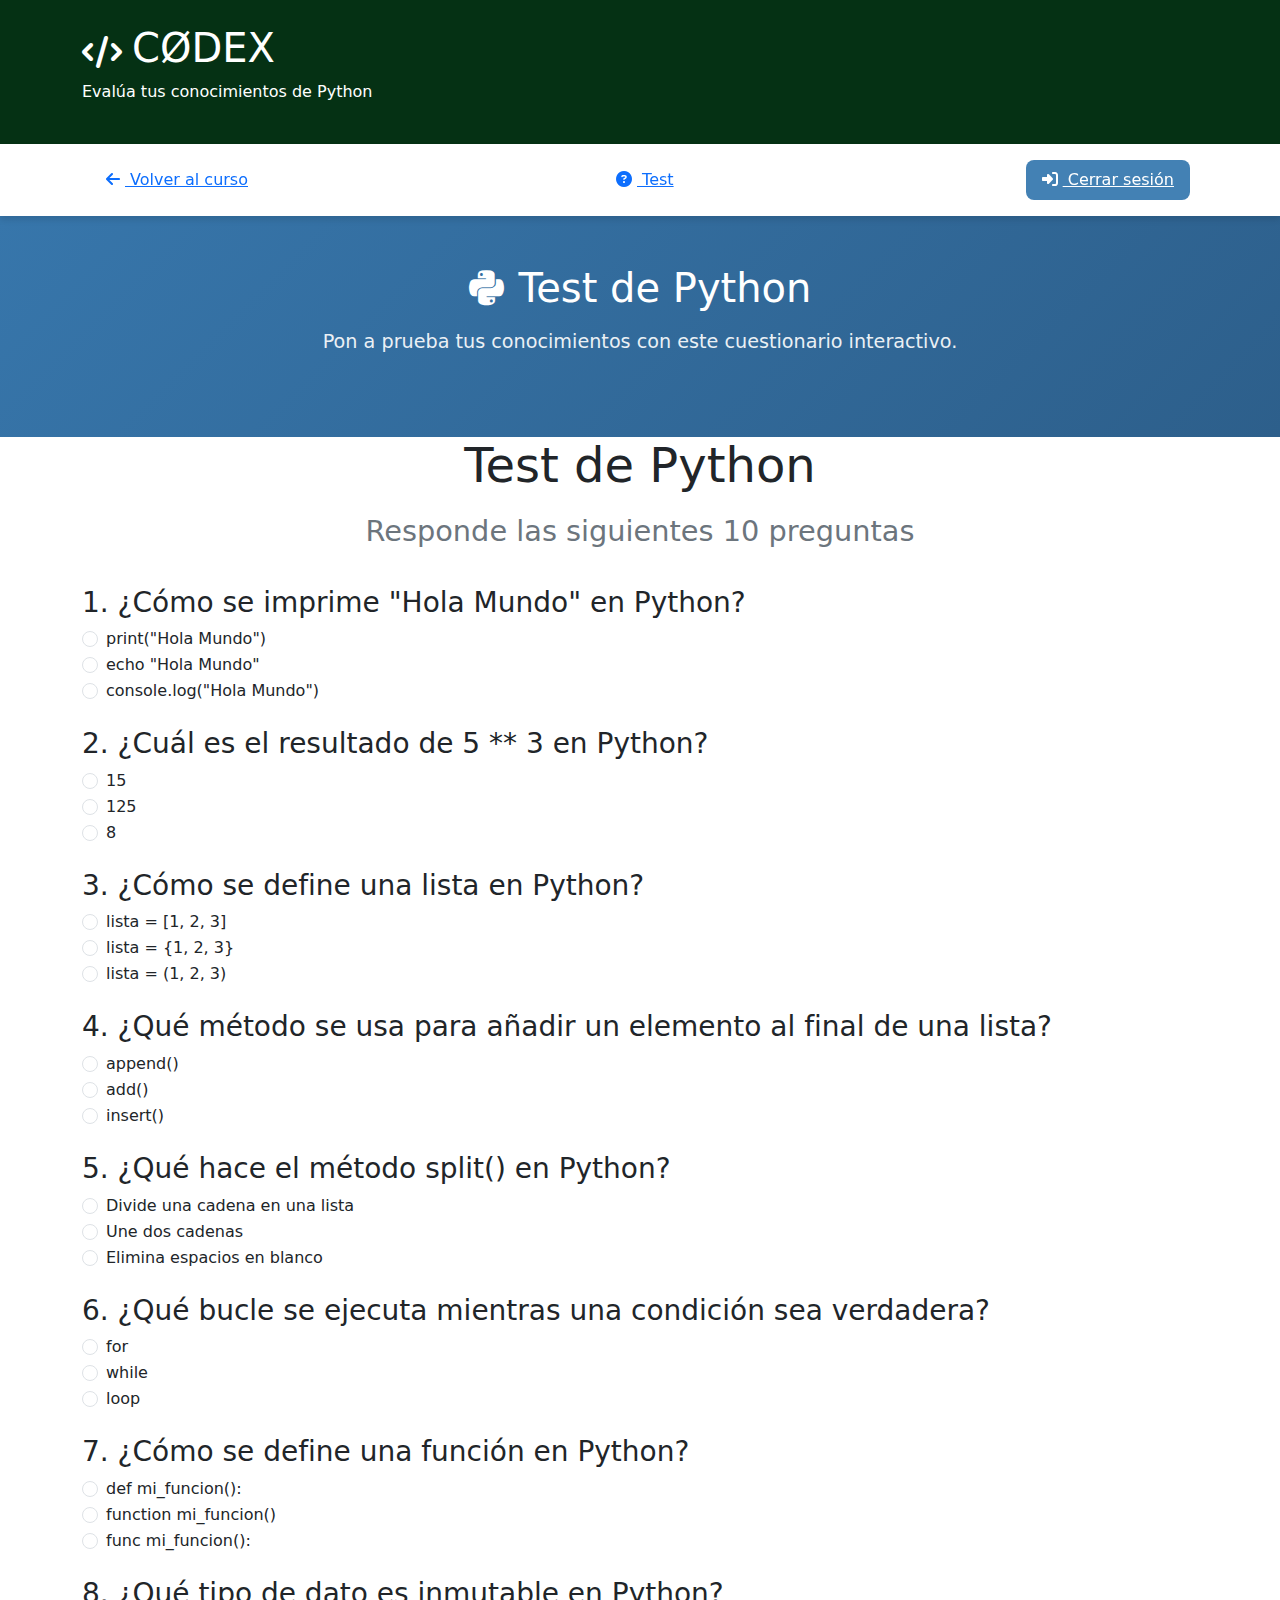
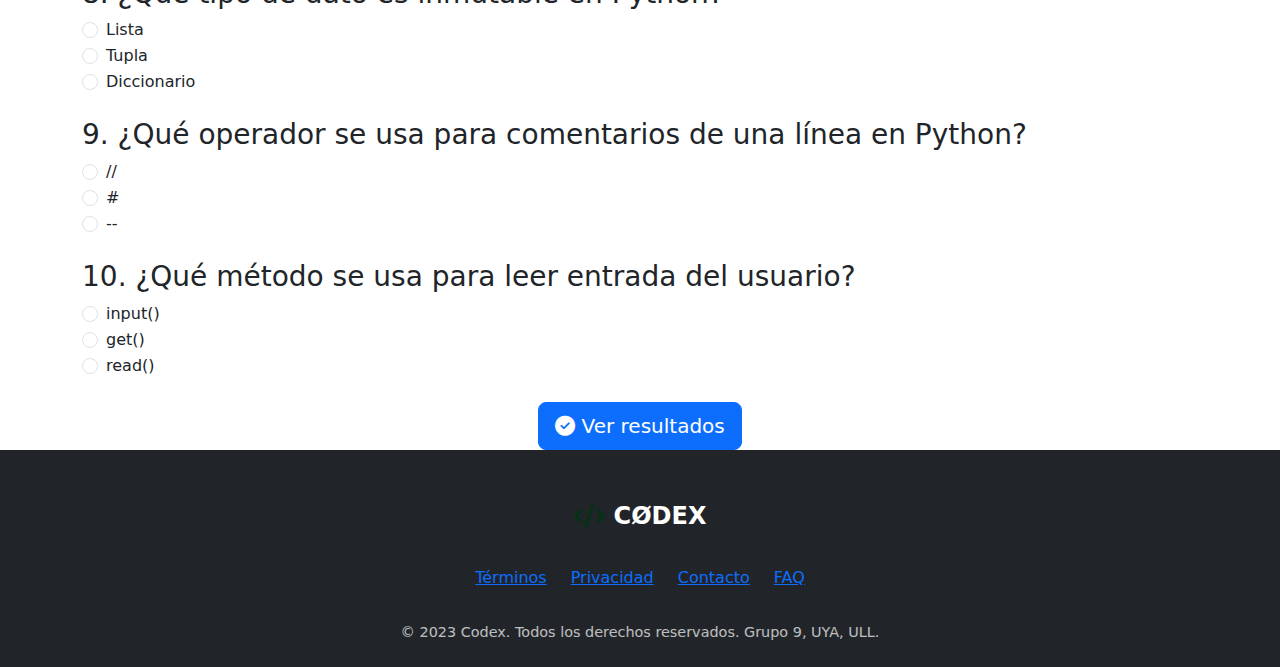
<file: testPython.html>
<!DOCTYPE html>
<html lang="es">
<head>
    <meta charset="UTF-8">
    <meta name="viewport" content="width=device-width, initial-scale=1.0">
    <title>Test Python | CØDEX</title>
    <link rel="stylesheet" href="css/styles.css">
    <link rel="stylesheet" href="css/python.css">
    <link href="https://fonts.googleapis.com/css2?family=Poppins:wght@300;400;600;700&display=swap" rel="stylesheet">
    <link rel="stylesheet" href="https://cdnjs.cloudflare.com/ajax/libs/font-awesome/6.4.0/css/all.min.css">
    <link href="https://cdn.jsdelivr.net/npm/bootstrap@5.3.0/dist/css/bootstrap.min.css" rel="stylesheet">
</head>
<body>
    <header>
        <div class="container">
            <div class="logo">
                <i class="fas fa-code"></i>
                <h1>CØDEX</h1>
            </div>
            <p>Evalúa tus conocimientos de Python</p>
        </div>
    </header>
    
    <nav>
        <div class="container">
            <a href="python.html"><i class="fas fa-arrow-left"></i> Volver al curso</a>
            <a href="#test"><i class="fas fa-question-circle"></i> Test</a>
            <a href="index.html" class="login-btn"><i class="fas fa-sign-in-alt"></i> Cerrar sesión</a>
        </div>
    </nav>
    
    
    <section class="language-hero" id="inicio">
        <div class="container">
            <div class="hero-content">
                <h2><i class="fab fa-python"></i> Test de Python</h2>
                <p>Pon a prueba tus conocimientos con este cuestionario interactivo.</p>
            </div>
        </div>
    </section>
    
    <section class="test-section" id="test">
        <div class="container">
            <div class="test-container">
                <h2 class="section-title">Test de Python</h2>
                <p class="section-subtitle">Responde las siguientes 10 preguntas</p>
                
                <form id="pythonTestForm">
                    <div class="question-card mb-4">
                        <h3>1. ¿Cómo se imprime "Hola Mundo" en Python?</h3>
                        <div class="form-check">
                            <input class="form-check-input" type="radio" name="q1" id="q1a" value="a">
                            <label class="form-check-label" for="q1a">print("Hola Mundo")</label>
                        </div>
                        <div class="form-check">
                            <input class="form-check-input" type="radio" name="q1" id="q1b" value="b">
                            <label class="form-check-label" for="q1b">echo "Hola Mundo"</label>
                        </div>
                        <div class="form-check">
                            <input class="form-check-input" type="radio" name="q1" id="q1c" value="c">
                            <label class="form-check-label" for="q1c">console.log("Hola Mundo")</label>
                        </div>
                    </div>
                    
                    <div class="question-card mb-4">
                        <h3>2. ¿Cuál es el resultado de 5 ** 3 en Python?</h3>
                        <div class="form-check">
                            <input class="form-check-input" type="radio" name="q2" id="q2a" value="a">
                            <label class="form-check-label" for="q2a">15</label>
                        </div>
                        <div class="form-check">
                            <input class="form-check-input" type="radio" name="q2" id="q2b" value="b">
                            <label class="form-check-label" for="q2b">125</label>
                        </div>
                        <div class="form-check">
                            <input class="form-check-input" type="radio" name="q2" id="q2c" value="c">
                            <label class="form-check-label" for="q2c">8</label>
                        </div>
                    </div>
                    
                    <div class="question-card mb-4">
                        <h3>3. ¿Cómo se define una lista en Python?</h3>
                        <div class="form-check">
                            <input class="form-check-input" type="radio" name="q3" id="q3a" value="a">
                            <label class="form-check-label" for="q3a">lista = [1, 2, 3]</label>
                        </div>
                        <div class="form-check">
                            <input class="form-check-input" type="radio" name="q3" id="q3b" value="b">
                            <label class="form-check-label" for="q3b">lista = {1, 2, 3}</label>
                        </div>
                        <div class="form-check">
                            <input class="form-check-input" type="radio" name="q3" id="q3c" value="c">
                            <label class="form-check-label" for="q3c">lista = (1, 2, 3)</label>
                        </div>
                    </div>
                    
                    <div class="question-card mb-4">
                        <h3>4. ¿Qué método se usa para añadir un elemento al final de una lista?</h3>
                        <div class="form-check">
                            <input class="form-check-input" type="radio" name="q4" id="q4a" value="a">
                            <label class="form-check-label" for="q4a">append()</label>
                        </div>
                        <div class="form-check">
                            <input class="form-check-input" type="radio" name="q4" id="q4b" value="b">
                            <label class="form-check-label" for="q4b">add()</label>
                        </div>
                        <div class="form-check">
                            <input class="form-check-input" type="radio" name="q4" id="q4c" value="c">
                            <label class="form-check-label" for="q4c">insert()</label>
                        </div>
                    </div>
                    
                    <div class="question-card mb-4">
                        <h3>5. ¿Qué hace el método split() en Python?</h3>
                        <div class="form-check">
                            <input class="form-check-input" type="radio" name="q5" id="q5a" value="a">
                            <label class="form-check-label" for="q5a">Divide una cadena en una lista</label>
                        </div>
                        <div class="form-check">
                            <input class="form-check-input" type="radio" name="q5" id="q5b" value="b">
                            <label class="form-check-label" for="q5b">Une dos cadenas</label>
                        </div>
                        <div class="form-check">
                            <input class="form-check-input" type="radio" name="q5" id="q5c" value="c">
                            <label class="form-check-label" for="q5c">Elimina espacios en blanco</label>
                        </div>
                    </div>
                    
                    <div class="question-card mb-4">
                        <h3>6. ¿Qué bucle se ejecuta mientras una condición sea verdadera?</h3>
                        <div class="form-check">
                            <input class="form-check-input" type="radio" name="q6" id="q6a" value="a">
                            <label class="form-check-label" for="q6a">for</label>
                        </div>
                        <div class="form-check">
                            <input class="form-check-input" type="radio" name="q6" id="q6b" value="b">
                            <label class="form-check-label" for="q6b">while</label>
                        </div>
                        <div class="form-check">
                            <input class="form-check-input" type="radio" name="q6" id="q6c" value="c">
                            <label class="form-check-label" for="q6c">loop</label>
                        </div>
                    </div>
                    
                    <div class="question-card mb-4">
                        <h3>7. ¿Cómo se define una función en Python?</h3>
                        <div class="form-check">
                            <input class="form-check-input" type="radio" name="q7" id="q7a" value="a">
                            <label class="form-check-label" for="q7a">def mi_funcion():</label>
                        </div>
                        <div class="form-check">
                            <input class="form-check-input" type="radio" name="q7" id="q7b" value="b">
                            <label class="form-check-label" for="q7b">function mi_funcion()</label>
                        </div>
                        <div class="form-check">
                            <input class="form-check-input" type="radio" name="q7" id="q7c" value="c">
                            <label class="form-check-label" for="q7c">func mi_funcion():</label>
                        </div>
                    </div>
                    
                    <div class="question-card mb-4">
                        <h3>8. ¿Qué tipo de dato es inmutable en Python?</h3>
                        <div class="form-check">
                            <input class="form-check-input" type="radio" name="q8" id="q8a" value="a">
                            <label class="form-check-label" for="q8a">Lista</label>
                        </div>
                        <div class="form-check">
                            <input class="form-check-input" type="radio" name="q8" id="q8b" value="b">
                            <label class="form-check-label" for="q8b">Tupla</label>
                        </div>
                        <div class="form-check">
                            <input class="form-check-input" type="radio" name="q8" id="q8c" value="c">
                            <label class="form-check-label" for="q8c">Diccionario</label>
                        </div>
                    </div>
                    
                    <div class="question-card mb-4">
                        <h3>9. ¿Qué operador se usa para comentarios de una línea en Python?</h3>
                        <div class="form-check">
                            <input class="form-check-input" type="radio" name="q9" id="q9a" value="a">
                            <label class="form-check-label" for="q9a">//</label>
                        </div>
                        <div class="form-check">
                            <input class="form-check-input" type="radio" name="q9" id="q9b" value="b">
                            <label class="form-check-label" for="q9b">#</label>
                        </div>
                        <div class="form-check">
                            <input class="form-check-input" type="radio" name="q9" id="q9c" value="c">
                            <label class="form-check-label" for="q9c">--</label>
                        </div>
                    </div>
                    
                    <div class="question-card mb-4">
                        <h3>10. ¿Qué método se usa para leer entrada del usuario?</h3>
                        <div class="form-check">
                            <input class="form-check-input" type="radio" name="q10" id="q10a" value="a">
                            <label class="form-check-label" for="q10a">input()</label>
                        </div>
                        <div class="form-check">
                            <input class="form-check-input" type="radio" name="q10" id="q10b" value="b">
                            <label class="form-check-label" for="q10b">get()</label>
                        </div>
                        <div class="form-check">
                            <input class="form-check-input" type="radio" name="q10" id="q10c" value="c">
                            <label class="form-check-label" for="q10c">read()</label>
                        </div>
                    </div>
                    
                    <div class="text-center mt-4">
                        <button type="submit" class="btn btn-primary btn-lg submit-test">
                            <i class="fas fa-check-circle"></i> Ver resultados
                        </button>
                    </div>
                </form>
                
                <div id="results" class="results-container mt-5" style="display: none;">
                    <h3 class="text-center mb-4">Resultados del Test</h3>
                    <div class="score-container text-center mb-4">
                        <h4>Tu puntuación: <span id="score">0</span>/10</h4>
                        <div class="progress mt-3" style="height: 25px;">
                            <div id="score-progress" class="progress-bar" role="progressbar" style="width: 0%"></div>
                        </div>
                    </div>
                    
                    <div id="answers" class="answers-container"></div>
                    
                    <div class="text-center mt-4">
                        <button id="retry-btn" class="btn btn-outline-primary">
                            <i class="fas fa-redo"></i> Intentar de nuevo
                        </button>
                        <a href="python.html" class="btn btn-primary">
                            <i class="fas fa-arrow-left"></i> Volver al curso
                        </a>
                    </div>
                </div>
            </div>
        </div>
    </section>
    

    <footer>
        <div class="container">
            <div class="footer-content">
                <div class="footer-logo">
                    <i class="fas fa-code"></i>
                    <span>CØDEX</span>
                </div>
                <div class="footer-links">
                    <a href="#">Términos</a>
                    <a href="#">Privacidad</a>
                    <a href="#">Contacto</a>
                    <a href="#">FAQ</a>
                </div>
                <div class="footer-copyright">
                    &copy; 2023 Codex. Todos los derechos reservados. Grupo 9, UYA, ULL.
                </div>
            </div>
        </div>
    </footer>

    <script src="https://cdn.jsdelivr.net/npm/bootstrap@5.3.0/dist/js/bootstrap.bundle.min.js"></script>
    <script>
        document.getElementById('pythonTestForm').addEventListener('submit', function(e) {
            e.preventDefault();
            
            // Respuestas correctas
            const correctAnswers = {
                q1: 'a',
                q2: 'b',
                q3: 'a',
                q4: 'a',
                q5: 'a',
                q6: 'b',
                q7: 'a',
                q8: 'b',
                q9: 'b',
                q10: 'a'
            };
            
            // Explicaciones
            const explanations = {
                q1: 'En Python, se usa la función print() para mostrar mensajes en la consola.',
                q2: 'El operador ** es para exponenciación, por lo que 5 ** 3 = 125.',
                q3: 'Las listas se definen con corchetes [], los diccionarios con {} y las tuplas con ().',
                q4: 'El método append() añade un elemento al final de la lista.',
                q5: 'split() divide una cadena en una lista usando un separador (por defecto espacios).',
                q6: 'El bucle while se ejecuta mientras su condición sea verdadera.',
                q7: 'Las funciones en Python se definen con la palabra clave def.',
                q8: 'Las tuplas son inmutables, no se pueden modificar después de creadas.',
                q9: 'En Python, los comentarios de una línea comienzan con #.',
                q10: 'input() es la función estándar para leer entrada del usuario.'
            };
            
            let score = 0;
            const formData = new FormData(this);
            const answersContainer = document.getElementById('answers');
            answersContainer.innerHTML = '';
            
            // Calcular puntuación y mostrar resultados
            for (let i = 1; i <= 10; i++) {
                const questionName = 'q' + i;
                const userAnswer = formData.get(questionName);
                const isCorrect = userAnswer === correctAnswers[questionName];
                
                if (isCorrect) {
                    score++;
                }
                
                // Crear elemento para mostrar cada respuesta
                const answerElement = document.createElement('div');
                answerElement.className = `answer-card mb-3 ${isCorrect ? 'correct' : 'incorrect'}`;
                answerElement.innerHTML = `
                    <h5>Pregunta ${i}</h5>
                    <p><strong>Tu respuesta:</strong> ${document.querySelector(`input[name="${questionName}"]:checked`) && document.querySelector(`input[name="${questionName}"]:checked`).nextElementSibling ? document.querySelector(`input[name="${questionName}"]:checked`).nextElementSibling.textContent : 'No respondida'}</p>
                    <p><strong>Respuesta correcta:</strong> ${document.querySelector(`input[name="${questionName}"][value="${correctAnswers[questionName]}"]`)?.nextElementSibling?.textContent}</p>
                    <p class="explanation">${explanations[questionName]}</p>
                `;
                
                answersContainer.appendChild(answerElement);
            }
            
            // Mostrar puntuación
            document.getElementById('score').textContent = score;
            document.getElementById('score-progress').style.width = `${score * 10}%`;
            document.getElementById('score-progress').textContent = `${score * 10}%`;
            
            // Cambiar color de la barra según el resultado
            const progressBar = document.getElementById('score-progress');
            if (score < 5) {
                progressBar.classList.add('bg-danger');
            } else if (score < 8) {
                progressBar.classList.add('bg-warning');
            } else {
                progressBar.classList.add('bg-success');
            }
            
            // Mostrar resultados y ocultar formulario
            document.getElementById('pythonTestForm').style.display = 'none';
            document.getElementById('results').style.display = 'block';
            
            // Scroll a los resultados
            document.getElementById('results').scrollIntoView({ behavior: 'smooth' });
        });
        
        // Botón para reintentar
        document.getElementById('retry-btn').addEventListener('click', function() {
            document.getElementById('pythonTestForm').reset();
            document.getElementById('pythonTestForm').style.display = 'block';
            document.getElementById('results').style.display = 'none';
            window.scrollTo({ top: 0, behavior: 'smooth' });
        });
    </script>
</body>
</html>
</file>
<file: css/login.css>
*{
  margin: 0;
  padding: 0;
  box-sizing: border-box;
  font-family: "Poppins", sans-serif;
}
body{
  display: flex;
  justify-content: center;
  align-items: center;
  min-height: 100vh;
  background: url(../img/login.jpeg) no-repeat;
  background-size: cover;
  background-position: center;
}
.wrapper{
  width: 420px;
  background: transparent;
  border: 2px solid rgba(255, 0, 0, 0.2);
  backdrop-filter: blur(9px);
  color: #ffffff;
  border-radius: 12px;
  padding: 30px 40px;
}
.wrapper h1{
  font-size: 36px;
  text-align: center;
}
.wrapper .input-box{
  position: relative;
  width: 100%;
  height: 50px;
  
  margin: 30px 0;
}
.input-box input{
  width: 100%;
  height: 100%;
  background: transparent;
  border: none;
  outline: none;
  border: 2px solid rgba(255, 255, 255, .2);
  border-radius: 40px;
  font-size: 16px;
  color: #ffffff;
  padding: 20px 45px 20px 20px;
}
.input-box input::placeholder{
  color: #ffffff;
}
.input-box i{
  position: absolute;
  right: 20px;
  top: 30%;
  transform: translate(-50%);
  font-size: 20px;

}
.wrapper .remember-forgot{
  display: flex;
  justify-content: space-between;
  font-size: 14.5px;
  margin: -15px 0 15px;
}
.remember-forgot label input{
  accent-color: #000000;
  margin-right: 3px;

}
.remember-forgot a{
  color: #fff;
  text-decoration: none;

}
.remember-forgot a:hover{
  text-decoration: underline;
}
.wrapper .btn{
  width: 100%;
  height: 45px;
  background: #fff;
  border: none;
  outline: none;
  border-radius: 40px;
  box-shadow: 0 0 10px rgba(0, 0, 0, .1);
  cursor: pointer;
  font-size: 16px;
  color: #333;
  font-weight: 600;
}
.wrapper .register-link{
  font-size: 14.5px;
  text-align: center;
  margin: 20px 0 15px;

}
.register-link p a{
  color: #fff;
  text-decoration: none;
  font-weight: 600;
}
.register-link p a:hover{
  text-decoration: underline;
}
</file>
<file: css/styles.css>
/* Variables y estilos base */
:root {
    --primary: #053114;
    --primary-dark: #3a52be;
    --secondary: #3f37c9;
    --accent: #4381b4;
    --light: #f8f9fa;
    --dark: #212529;
    --gray: #6c757d;
    --light-gray: #e9ecef;
    --success: #4cc9f0;
    --warning: #f8961e;
    --danger: #ef233c;
    
    --border-radius: 8px;
    --box-shadow: 0 4px 6px rgba(0, 0, 0, 0.1);
    --transition: all 0.3s ease;
}

* {
    margin: 0;
    padding: 0;
    box-sizing: border-box;
}

body {
    font-family: 'Poppins', sans-serif;
    background-color: var(--light);
    color: var(--dark);
    line-height: 1.6;
}

.container {
    max-width: 1200px;
    margin: 0 auto;
    padding: 0 20px;
}

/* Estilos generales */
a {
    text-decoration: none;
    color: inherit;
}

.btn {
    display: inline-block;
    padding: 10px 20px;
    border-radius: var(--border-radius);
    font-weight: 600;
    cursor: pointer;
    transition: var(--transition);
    border: none;
}

.btn-primary {
    background-color: var(--primary);
    color: white;
}

.btn-primary:hover {
    background-color: var(--primary-dark);
    transform: translateY(-2px);
}

.btn-outline {
    background-color: transparent;
    border: 2px solid var(--primary);
    color: var(--primary);
}

.btn-outline:hover {
    background-color: var(--primary);
    color: white;
}

.section-title {
    font-size: 3rem;
    margin-bottom: 1rem;
    text-align: center;
    color: var(--dark);
}

.section-subtitle {
    text-align: center;
    color: var(--gray);
    margin-bottom: 2rem;
    font-size: 1.8rem;
}

/* Header */
header {
    background-color: var(--primary);
    color: white;
    padding: 1.5rem 0;
    box-shadow: var(--box-shadow);
}

.logo {
    display: flex;
    align-items: center;
    gap: 10px;
    font-size: 2rem;
    font-weight: 700;
}

.logo i {
    font-size: 2rem;
}

/* Navbar */
nav {
    background-color: white;
    box-shadow: var(--box-shadow);
    position: sticky;
    top: 0;
    z-index: 100;
}

nav .container {
    display: flex;
    justify-content: space-between;
    align-items: center;
    padding: 1rem 20px;
}

nav a {
    padding: 0.5rem 1rem;
    border-radius: var(--border-radius);
    transition: var(--transition);
    font-weight: 500;
}

nav a:hover {
    color: var(--primary);
}

nav a i {
    margin-right: 5px;
}

.login-btn {
    background-color: var(--accent);
    color: white !important;
    padding: 0.5rem 1rem !important;
}

.login-btn:hover {
    background-color: #d91a6d;
    color: white;
}

/* Hero section */
.hero {
    padding: 4rem 0;
    background: linear-gradient(135deg, var(--primary), var(--secondary));
    color: white;
}

.hero .container {
    display: flex;
    align-items: center;
    gap: 2rem;
}

.hero-content {
    flex: 1;
}

.hero-content h2 {
    font-size: 4rem;
    margin-bottom: 1rem;
    line-height: 1.2;
}

.hero-content p {
    font-size: 2.5rem;
    margin-bottom: 2rem;
    opacity: 0.9;
}

.hero-image {
    flex: 1;
    display: flex;
    justify-content: center;
}

.hero-image img {
    max-width: 100%;
    height: auto;
}

/* Sección de comunidad */
.community-section {
    background-color: var(--secondary);
    color: rgb(10, 10, 10);
    padding: 4rem 0;
    text-align: center;
}

.community-content h2 {
    font-size: 2rem;
    margin-bottom: 1rem;
}

.community-content p {
    margin-bottom: 2rem;
    font-size: 1.1rem;
    opacity: 0.9;
}

.social-links {
    display: flex;
    justify-content: center;
    gap: 1rem;
    flex-wrap: wrap;
}

.social-btn {
    padding: 0.8rem 1.5rem;
    border-radius: var(--border-radius);
    font-weight: 600;
    display: flex;
    align-items: center;
    gap: 8px;
    transition: var(--transition);
}

.social-btn i {
    font-size: 1.2rem;
}

.social-btn.discord {
    background-color: #5865F2;
    color: white;
}

.social-btn.github {
    background-color: var(--dark);
    color: white;
}

.social-btn.twitter {
    background-color: #1DA1F2;
    color: white;
}

/* Footer */
footer {
    background-color: var(--dark);
    color: white;
    padding: 3rem 0 1.5rem;
}

.footer-content {
    display: flex;
    flex-direction: column;
    align-items: center;
    gap: 2rem;
}

.footer-logo {
    display: flex;
    align-items: center;
    gap: 10px;
    font-size: 1.5rem;
    font-weight: 700;
}

.footer-logo i {
    color: var(--primary);
}

.footer-links {
    display: flex;
    gap: 1.5rem;
    flex-wrap: wrap;
    justify-content: center;
}

.footer-links a {
    transition: var(--transition);
}

.footer-links a:hover {
    color: var(--primary);
}

.footer-copyright {
    opacity: 0.7;
    font-size: 0.9rem;
}

/* Estilos para las tarjetas de lenguajes */
.languages-grid {
  display: grid;
  grid-template-columns: repeat(auto-fill, minmax(280px, 1fr));
  gap: 2rem;
  margin-top: 2rem;
}

.language-card {
  background-color: white;
  border-radius: var(--border-radius);
  padding: 1.5rem;
  box-shadow: var(--box-shadow);
  transition: var(--transition);
  display: flex;
  flex-direction: column;
  gap: 1rem;
  border: 1px solid rgba(0, 0, 0, 0.1);
}

.language-card:hover {
  transform: translateY(-5px);
  box-shadow: 0 10px 20px rgba(0, 0, 0, 0.1);
}

.card-icon {
  font-size: 4rem;
  color: var(--primary);
}

.language-card h3 {
  font-size: 2.5rem;
  color: var(--dark);
  margin-bottom: 0.5rem;
}

.language-card p {
  color: var(--gray);
  flex-grow: 1;
  margin-bottom: 2.5rem;
  font-size: 2rem;
}

/* Progress bar */
.progress-container {
  width: 100%;
  margin: 1rem 0;
}

.progress-bar {
  height: 8px;
  background-color: var(--light-gray);
  border-radius: 4px;
  overflow: hidden;
  margin-bottom: 0.5rem;
}

.progress {
  height: 100%;
  background-color: var(--accent);
  border-radius: 4px;
  transition: width 0.5s ease;
}

.language-card .btn-outline {
  align-self: flex-start;
  margin-top: auto;
  padding: 0.5rem 1.5rem;
  font-size: 0.9rem;
}

/* Colores específicos para cada lenguaje */
.language-card[data-lang="python"] .card-icon,
.language-card[data-lang="python"] .progress {
  color: #3776AB;
}

.language-card[data-lang="javascript"] .card-icon,
.language-card[data-lang="javascript"] .progress {
  color: #F7DF1E;
}

.language-card[data-lang="typescript"] .card-icon,
.language-card[data-lang="typescript"] .progress {
  color: #3178C6;
}

.language-card[data-lang="cpp"] .card-icon,
.language-card[data-lang="cpp"] .progress {
  color: #00599C;
}

/* Estilos específicos para páginas de lenguaje */
.language-hero {
  padding: 3rem 0;
  background: linear-gradient(135deg, #3776AB, #0882ec);
  color: white;
}

.language-hero .hero-content {
  text-align: center;
  max-width: 800px;
  margin: 0 auto;
}

.language-hero h2 {
  font-size: 2.5rem;
  margin-bottom: 1rem;
  display: flex;
  align-items: center;
  justify-content: center;
  gap: 15px;
}

.language-hero h2 i {
  font-size: 2.5rem;
}

.language-hero p {
  font-size: 1.2rem;
  margin-bottom: 2rem;
  opacity: 0.9;
}

.language-hero .progress-container {
  background-color: rgba(255, 255, 255, 0.2);
  padding: 1rem;
  border-radius: var(--border-radius);
  margin-top: 2rem;
}

/* Estilos para las tarjetas de tutorial */
.tutorial-grid {
  display: grid;
  grid-template-columns: 1fr;
  gap: 2rem;
  margin-top: 2rem;
}

.tutorial-card {
  background-color: white;
  border-radius: var(--border-radius);
  padding: 1.5rem;
  box-shadow: var(--box-shadow);
  border: 1px solid rgba(0, 0, 0, 0.1);
}

.tutorial-card h3 {
  color: var(--primary);
  margin-bottom: 0.5rem;
  font-size: 1.3rem;
}

.tutorial-card p {
  color: var(--gray);
  margin-bottom: 1.5rem;
}

.interactive-editor {
  margin: 1.5rem 0;
  border: 1px solid var(--light-gray);
  border-radius: var(--border-radius);
  overflow: hidden;
}

.editor-content {
  min-height: 100px;
  padding: 1rem;
  font-family: 'Courier New', monospace;
  font-size: 0.95rem;
  line-height: 1.6;
  color: #333;
  background-color: white;
  outline: none;
  white-space: pre-wrap;
  tab-size: 4;
  border-bottom: 1px solid var(--light-gray);
}

.btn-run {
  padding: 0.5rem 1rem;
  background-color: var(--accent);
  color: white;
  border: none;
  cursor: pointer;
  font-weight: 500;
  display: inline-flex;
  align-items: center;
  gap: 5px;
  margin: 0.5rem 0 0.5rem 0.5rem;
  border-radius: 4px;
}

.output {
  min-height: 50px;
  padding: 1rem;
  background-color: #f8f9fa;
  border-top: 1px solid var(--light-gray);
  font-family: 'Courier New', monospace;
  white-space: pre-wrap;
}

.next-btn {
  margin-top: 1.5rem;
  display: inline-flex;
  align-items: center;
  gap: 5px;
}

/* Responsive */
@media (max-width: 768px) {
  .languages-grid {
      grid-template-columns: 1fr;
  }
}
/* Mejoras de accesibilidad para navegación */
nav {
  position: sticky;
  top: 0;
  z-index: 1000;
}

.nav-link {
  padding: 0.8rem 1rem;
  border-radius: var(--border-radius);
  transition: var(--transition);
  font-weight: 500;
  display: inline-flex;
  align-items: center;
  gap: 0.5rem;
  color: var(--dark);
  text-decoration: none;
}

.nav-link.active {
  background-color: var(--primary);
  color: white !important;
}

.nav-link.active:hover {
    background-color: var(--primary-dark);
}

.nav-link:hover, 
.nav-link:focus {
  background-color: var(--light-gray);
  color: var(--primary);
  outline: 2px solid var(--primary);
  outline-offset: 2px;
}

.nav-link[aria-current="page"] {
  background-color: var(--primary);
  color: white;
}

/* Mejoras para el foco */
.nav-link:focus {
  outline: 2px solid var(--primary);
  outline-offset: 2px;
}

/* Mejoras para el botón de login */
.login-btn {
  background-color: var(--accent);
  color: white;
  padding: 0.8rem 1.5rem;
  border-radius: var(--border-radius);
  transition: var(--transition);
}

.login-btn:hover, 
.login-btn:focus {
  background-color: #d91a6d;
  outline: 2px solid white;
}

/* Responsive */
@media (max-width: 768px) {
    .hero .container {
        flex-direction: column;
        text-align: center;
    }
    
    nav .container {
        flex-direction: column;
        gap: 1rem;
    }
    
    .section-title {
        font-size: 1.8rem;
    }
}


/* Estilos para los botones del hero */
.hero-buttons {
  display: flex;
  flex-wrap: wrap;
  gap: 1rem;
  margin-top: 1.5rem;
}

.btn-quiz {
  display: inline-flex;
  align-items: center;
  gap: 8px;
  padding: 12px 24px;
  background-color: #27ae60;
  color: white;
  border-radius: var(--border-radius);
  font-weight: 600;
  transition: var(--transition);
  text-align: center;
  box-shadow: var(--box-shadow);
}

.btn-quiz:hover {
  background-color: #2ecc71;
  transform: translateY(-2px);
  box-shadow: 0 6px 12px rgba(0, 0, 0, 0.15);
}

.btn-quiz i {
  font-size: 1.2rem;
}


/* Nueva sección: Beneficios */
.benefits-section {
  padding: 4rem 0;
  background-color: white;
}

.benefits-grid {
  display: grid;
  grid-template-columns: repeat(auto-fit, minmax(250px, 1fr));
  gap: 2rem;
  margin-top: 2rem;
}

.benefit-card {
  text-align: center;
  padding: 2rem 1.5rem;
  border-radius: var(--border-radius);
  background-color: var(--light);
  transition: var(--transition);
}

.benefit-card:hover {
  transform: translateY(-5px);
  box-shadow: var(--box-shadow);
}

.benefit-card i {
  font-size: 4rem;
  color: var(--primary);
  margin-bottom: 1rem;
}

.benefit-card h3 {
  font-size: 2rem;
  margin-bottom: 1rem;
  color: var(--dark);
}

.benefit-card p {
  font-size: 1.8rem;
}

/* Ajustes para el grid de lenguajes */
.languages-grid {
  display: grid;
  grid-template-columns: repeat(auto-fit, minmax(300px, 1fr));
  gap: 2rem;
  margin-top: 2rem;
}

/* Nueva sección: Testimonios */
.testimonials-section {
  padding: 4rem 0;
  background-color: var(--light);
}

.testimonials-grid {
  display: grid;
  grid-template-columns: repeat(auto-fit, minmax(300px, 1fr));
  gap: 2rem;
  margin-top: 2rem;
}

.testimonial-card {
  background-color: white;
  border-radius: var(--border-radius);
  padding: 2rem;
  box-shadow: var(--box-shadow);
}

.testimonial-content {
  font-style: italic;
  margin-bottom: 1.5rem;
  position: relative;
}

.testimonial-content::before {
  content: '"';
  font-size: 3rem;
  color: var(--primary);
  opacity: 0.2;
  position: absolute;
  top: -1rem;
  left: -1rem;
}

.testimonial-author {
  display: flex;
  align-items: center;
  gap: 1rem;
}

.testimonial-author img {
  width: 50px;
  height: 50px;
  border-radius: 50%;
  object-fit: cover;
}

.testimonial-author h4 {
  font-size: 1.1rem;
  margin-bottom: 0.2rem;
}

.testimonial-author span {
  font-size: 0.9rem;
  color: var(--gray);
}

/* Nueva sección: CTA */
.cta-section {
  padding: 5rem 0;
  background: linear-gradient(135deg, var(--primary), var(--secondary));
  color: white;
  text-align: center;
}

.cta-section h2 {
  font-size: 2.2rem;
  margin-bottom: 1rem;
}

.cta-section p {
  font-size: 1.2rem;
  margin-bottom: 2rem;
  opacity: 0.9;
}

.cta-section .btn-lg {
  padding: 1rem 2.5rem;
  font-size: 1.2rem;
}

/* Responsive */
@media (max-width: 768px) {
  /* ... (responsive existente se mantiene) ... */
  
  .benefits-grid, 
  .testimonials-grid {
      grid-template-columns: 1fr;
  }
  
  .testimonial-author {
      flex-direction: column;
      text-align: center;
  }
  
  .cta-section h2 {
      font-size: 1.8rem;
  }
}


/* Estilos para el botón activo en el nav */
nav a.active {
  background-color: rgba(255, 255, 255, 0.2);
  border-radius: 5px;
}

/* Responsive para el equipo */
@media (max-width: 768px) {
    .team-grid {
        grid-template-columns: 1fr;
    }
}

/* Sección de ubicación */
.location-section {
  padding: 4rem 0;
  background-color: white;
}

.location-content {
  display: grid;
  grid-template-columns: 1fr 1fr;
  gap: 3rem;
  margin-top: 2rem;
}

.location-info {
  display: flex;
  flex-direction: column;
  gap: 2rem;
}

.location-info h3 {
  color: var(--primary);
  margin-bottom: 1rem;
  font-size: 1.3rem;
}

.schedule-table {
  background-color: var(--light);
  padding: 1.5rem;
  border-radius: var(--border-radius);
}

.schedule-table table {
  width: 100%;
  border-collapse: collapse;
}

.schedule-table th, 
.schedule-table td {
  padding: 0.8rem;
  text-align: left;
  border-bottom: 1px solid var(--light-gray);
}

.schedule-table th {
  background-color: var(--primary);
  color: white;
}

.schedule-table tr:nth-child(even) {
  background-color: rgba(0, 0, 0, 0.02);
}

.schedule-table tr:hover {
  background-color: rgba(0, 0, 0, 0.05);
}

.contact-info {
  background-color: var(--light);
  padding: 1.5rem;
  border-radius: var(--border-radius);
}

.contact-info p {
  display: flex;
  align-items: center;
  gap: 0.8rem;
  margin-bottom: 0.8rem;
}

.location-map {
  border-radius: var(--border-radius);
  overflow: hidden;
  box-shadow: var(--box-shadow);
}

.location-map iframe {
  width: 100%;
  height: 100%;
  min-height: 450px;
  border: none;
}

/* Responsive */
@media (max-width: 768px) {
  .location-content {
      grid-template-columns: 1fr;
  }
  
  .location-map {
      min-height: 300px;
  }
}

/* Estilos para la sección de Proyectos */
.projects-section {
  padding: 80px 0;
  background: #f9f9f9;
}

.projects-grid {
  display: grid;
  grid-template-columns: repeat(auto-fit, minmax(300px, 1fr));
  gap: 30px;
  margin-top: 40px;
}

.project-card {
  background: white;
  border-radius: 10px;
  overflow: hidden;
  box-shadow: 0 5px 15px rgba(0, 0, 0, 0.1);
  transition: transform 0.3s;
}

.project-card:hover {
  transform: translateY(-10px);
}

.project-image img {
  width: 100%;
  height: 200px;
  object-fit: cover;
}

.project-content {
  padding: 20px;
}

.project-tech {
  margin: 15px 0;
}

.project-tech span {
  display: inline-block;
  background: #e0e0ff;
  color: #0066cc;
  padding: 5px 10px;
  border-radius: 20px;
  font-size: 0.8rem;
  margin-right: 8px;
}

/* Estilos de accesibilidad */
.skip-link {
  position: absolute;
  top: -40px;
  left: 0;
  background: #4a6baf;
  color: white;
  padding: 8px;
  z-index: 100;
  transition: top 0.3s;
}

.skip-link:focus {
  top: 0;
}

/* Estilos para el foco */
a:focus, button:focus, input:focus, select:focus, textarea:focus,
[tabindex="0"]:focus {
  outline: 3px solid #4a6baf;
  outline-offset: 2px;
}

.sr-only {
  position: absolute;
  width: 1px;
  height: 1px;
  padding: 0;
  margin: -1px;
  overflow: hidden;
  clip: rect(0, 0, 0, 0);
  white-space: nowrap;
  border-width: 0;
}

/* Tooltips */
.tooltip {
  visibility: hidden;
  position: absolute;
  background: #333;
  color: white;
  padding: 5px 10px;
  border-radius: 4px;
  font-size: 0.8rem;
  z-index: 100;
}

/* Mejoras para el dropdown */
.dropdown-menu {
  display: none;
}

.dropdown-toggle[aria-expanded="true"] + .dropdown-menu {
  display: block;
}

/* Mejoras para el carrusel */
.carousel-inner [role="option"] {
  outline: none;
}

/* Estilos para modales */
.modal {
  color: #333;
}

.modal-header .close {
  font-size: 1.5rem;
  line-height: 1;
}

/* Mostrar controles solo al recibir foco o hover */
.carousel-control {
  opacity: 0;
  transition: opacity 0.3s;
}

.carousel-control:focus-visible,
.carousel-control:hover {
  opacity: 1;
}
</file>
<file: css/community.css>
/* Estilos para la página de comunidad */
.community-section {
    padding: 2rem 0;
    background-color: #f5f7fa;
}

.community-header {
    text-align: center;
    margin-bottom: 2rem;
    padding: 1.5rem;
    background: white;
    border-radius: 8px;
    box-shadow: 0 2px 10px rgba(0, 0, 0, 0.05);
}

.community-header h2 {
    margin-bottom: 0.5rem;
    color: #2c3e50;
}

.community-header p {
    color: #7f8c8d;
    margin-bottom: 1.5rem;
}

.community-layout {
    display: grid;
    grid-template-columns: 1fr 300px;
    gap: 2rem;
}

/* Estilos del foro principal */
.forum-container {
    background: white;
    border-radius: 8px;
    box-shadow: 0 2px 10px rgba(0, 0, 0, 0.05);
    padding: 1.5rem;
}

.forum-filters {
    display: flex;
    justify-content: space-between;
    margin-bottom: 1.5rem;
    flex-wrap: wrap;
    gap: 1rem;
}

.search-box {
    display: flex;
    flex-grow: 1;
    max-width: 400px;
}

.search-box input {
    flex-grow: 1;
    padding: 0.5rem 1rem;
    border: 1px solid #ddd;
    border-radius: 4px 0 0 4px;
    font-family: 'Poppins', sans-serif;
}

.search-box button {
    background: #4a6baf;
    color: white;
    border: none;
    padding: 0 1rem;
    border-radius: 0 4px 4px 0;
    cursor: pointer;
}

.filter-options {
    display: flex;
    gap: 0.5rem;
}

.filter-options select {
    padding: 0.5rem;
    border: 1px solid #ddd;
    border-radius: 4px;
    font-family: 'Poppins', sans-serif;
}

/* Estilos de las discusiones */
.discussions-list {
    display: flex;
    flex-direction: column;
    gap: 1rem;
}

.discussion-card {
    background: white;
    border-radius: 8px;
    padding: 1.5rem;
    border: 1px solid #eee;
    transition: all 0.3s ease;
}

.discussion-card:hover {
    box-shadow: 0 5px 15px rgba(0, 0, 0, 0.1);
    transform: translateY(-2px);
}

.discussion-card.featured {
    border-left: 4px solid #f39c12;
    background-color: #fffaf3;
}

.discussion-badge {
    background: #f39c12;
    color: white;
    padding: 0.25rem 0.5rem;
    border-radius: 4px;
    font-size: 0.75rem;
    display: inline-block;
    margin-bottom: 0.5rem;
}

.discussion-content h3 {
    margin-bottom: 0.5rem;
    font-size: 1.1rem;
}

.discussion-content h3 a {
    color: #2c3e50;
    text-decoration: none;
}

.discussion-content h3 a:hover {
    color: #4a6baf;
}

.discussion-excerpt {
    color: #7f8c8d;
    font-size: 0.9rem;
    margin-bottom: 1rem;
    line-height: 1.5;
}

.discussion-meta {
    display: flex;
    flex-wrap: wrap;
    gap: 1rem;
    font-size: 0.8rem;
    color: #95a5a6;
}

.discussion-meta i {
    margin-right: 0.25rem;
}

/* Paginación */
.pagination {
    display: flex;
    justify-content: center;
    margin-top: 2rem;
    gap: 0.5rem;
}

.pagination button {
    padding: 0.5rem 0.75rem;
    border: 1px solid #ddd;
    background: white;
    border-radius: 4px;
    cursor: pointer;
}

.pagination button.active {
    background: #4a6baf;
    color: white;
    border-color: #4a6baf;
}

.pagination button:disabled {
    opacity: 0.5;
    cursor: not-allowed;
}

/* Sidebar */
.community-sidebar {
    display: flex;
    flex-direction: column;
    gap: 1.5rem;
}

.sidebar-widget {
    background: white;
    border-radius: 8px;
    padding: 1.5rem;
    box-shadow: 0 2px 10px rgba(0, 0, 0, 0.05);
}

.sidebar-widget h3 {
    margin-bottom: 1rem;
    font-size: 1rem;
    color: #2c3e50;
    display: flex;
    align-items: center;
    gap: 0.5rem;
}

/* Chat en vivo */
.live-chat {
    display: flex;
    flex-direction: column;
    height: 400px;
}

.chat-messages {
    flex-grow: 1;
    overflow-y: auto;
    margin-bottom: 1rem;
    display: flex;
    flex-direction: column;
    gap: 0.75rem;
}

.message {
    background: #f5f7fa;
    padding: 0.5rem 0.75rem;
    border-radius: 4px;
    font-size: 0.9rem;
    max-width: 80%;
    align-self: flex-start;
}

.message.reply {
    background: #e3f2fd;
    align-self: flex-end;
}

.message .user {
    font-weight: 600;
    color: #2c3e50;
}

.message .time {
    font-size: 0.7rem;
    color: #95a5a6;
    margin-left: 0.5rem;
}

.chat-input {
    display: flex;
    margin-top: auto;
}

.chat-input input {
    flex-grow: 1;
    padding: 0.5rem;
    border: 1px solid #ddd;
    border-radius: 4px 0 0 4px;
}

.chat-input button {
    background: #4a6baf;
    color: white;
    border: none;
    padding: 0 1rem;
    border-radius: 0 4px 4px 0;
    cursor: pointer;
}

.online-users {
    margin-top: 1rem;
    font-size: 0.8rem;
    color: #7f8c8d;
}

.online-users .online {
    color: #2ecc71;
    font-size: 0.6rem;
}

.users-list {
    display: block;
    margin-top: 0.25rem;
    font-style: italic;
}

/* Estadísticas */
.stats-grid {
    display: grid;
    grid-template-columns: repeat(3, 1fr);
    gap: 1rem;
    text-align: center;
}

.stat-item {
    background: #f5f7fa;
    padding: 1rem;
    border-radius: 4px;
}

.stat-value {
    font-size: 1.5rem;
    font-weight: 600;
    color: #4a6baf;
}

.stat-label {
    font-size: 0.8rem;
    color: #7f8c8d;
}

/* Temas populares */
.popular-topics ul {
    list-style: none;
    padding: 0;
    margin: 0;
}

.popular-topics li {
    margin-bottom: 0.5rem;
}

.popular-topics a {
    color: #3498db;
    text-decoration: none;
    font-size: 0.9rem;
}

.popular-topics a:hover {
    text-decoration: underline;
}

/* Modal */
.modal {
    display: none;
    position: fixed;
    z-index: 1000;
    left: 0;
    top: 0;
    width: 100%;
    height: 100%;
    background-color: rgba(0, 0, 0, 0.5);
    align-items: center;
    justify-content: center;
}

.modal-content {
    background: white;
    border-radius: 8px;
    padding: 2rem;
    width: 100%;
    max-width: 600px;
    position: relative;
}

.close-modal {
    position: absolute;
    top: 1rem;
    right: 1rem;
    font-size: 1.5rem;
    cursor: pointer;
    color: #95a5a6;
}

.modal h3 {
    margin-bottom: 1.5rem;
    display: flex;
    align-items: center;
    gap: 0.5rem;
}

.form-group {
    margin-bottom: 1rem;
}

.form-group label {
    display: block;
    margin-bottom: 0.5rem;
    font-weight: 600;
    color: #2c3e50;
}

.form-group input,
.form-group select,
.form-group textarea {
    width: 100%;
    padding: 0.5rem;
    border: 1px solid #ddd;
    border-radius: 4px;
    font-family: 'Poppins', sans-serif;
}

.form-group textarea {
    min-height: 100px;
    resize: vertical;
}


/* Responsive */
@media (max-width: 768px) {
    .community-layout {
        grid-template-columns: 1fr;
    }
    
    .forum-filters {
        flex-direction: column;
    }
    
    .search-box {
        max-width: 100%;
    }
}
</file>
<file: css/team.css>
/* Estilos para la página del equipo */
.team-section {
    padding: 4rem 0;
    background-color: #f9f9f9;
}

.team-grid {
    display: grid;
    grid-template-columns: repeat(auto-fit, minmax(250px, 1fr));
    gap: 2rem;
    margin-top: 3rem;
}

.team-card {
    background: white;
    border-radius: 10px;
    padding: 2rem;
    text-align: center;
    box-shadow: 0 5px 15px rgba(0, 0, 0, 0.1);
    transition: transform 0.3s ease;
}

.team-card:hover {
    transform: translateY(-10px);
}

.team-icon {
    width: 80px;
    height: 80px;
    margin: 0 auto 1.5rem;
    display: flex;
    align-items: center;
    justify-content: center;
    background-color: #f0f0f0;
    border-radius: 50%;
    color: #4a6baf;
    font-size: 2rem;
}

.team-role {
    color: #666;
    font-weight: 600;
    margin-bottom: 0.5rem;
}

.team-email {
    color: #4a6baf;
    font-size: 0.9rem;
    margin-bottom: 1.5rem;
    word-break: break-all;
}

.team-social {
    display: flex;
    justify-content: center;
    gap: 1rem;
}

.team-social a {
    color: #333;
    font-size: 1.2rem;
    transition: color 0.3s ease;
}

.team-social a:hover {
    color: #4a6baf;
}
</file>
<file: css/testGeneral.css>
:root {
    --primary: #053114;
    --primary-dark: #3a52be;
    --secondary: #3f37c9;
    --accent: #4381b4;
    --light-bg: #f8f9fa;
    --dark: #212529;
    --gray: #6c757d;
    --shadow: 0 4px 6px rgba(0, 0, 0, 0.1);
    --transition: all 0.3s ease;
}

/* Estilos para el hero del test */
.test-hero {
    background: linear-gradient(135deg, var(--primary), var(--secondary));
    color: white;
    padding: 3rem 1rem;
    text-align: center;
}

.test-hero h2 {
    font-size: 2.5rem;
    margin-bottom: 1rem;
    display: flex;
    align-items: center;
    justify-content: center;
    gap: 15px;
}

.test-hero p {
    font-size: 1.2rem;
    opacity: 0.9;
    max-width: 800px;
    margin: 0 auto;
    line-height: 1.6;
}

/* Sección principal del test */
.test-section {
    padding: 3rem 1rem;
    background-color: var(--light-bg);
}

.test-form {
    max-width: 800px;
    margin: 0 auto;
    padding: 2rem;
    background: white;
    border-radius: 8px;
    box-shadow: var(--shadow);
}

/* Tarjetas de preguntas */
.question-card {
    background: white;
    padding: 1.5rem;
    margin-bottom: 1.5rem;
    border-left: 4px solid var(--primary);
    border-radius: 4px;
    transition: var(--transition);
}

.question-card:hover {
    transform: translateY(-3px);
    box-shadow: 0 5px 15px rgba(0, 0, 0, 0.1);
}

.question-title {
    color: var(--primary);
    margin-bottom: 1.5rem;
    font-size: 1.25rem;
    font-weight: 600;
}

/* Opciones de respuesta */
.form-check {
    margin-bottom: 0.75rem;
    padding-left: 2rem;
    position: relative;
}

.form-check-input {
    width: 1.2em;
    height: 1.2em;
    margin-top: 0.2em;
    margin-left: -1.5rem;
    cursor: pointer;
}

.form-check-label {
    font-size: 1.05rem;
    cursor: pointer;
    display: block;
    padding: 0.25rem 0;
    transition: var(--transition);
}

.form-check-label:hover {
    color: #0c360e;
}

/* Botón de enviar */
.submit-test {
    display: inline-block;
    padding: 0.75rem 2rem;
    font-size: 1.1rem;
    font-weight: 500;
    background-color: var(--primary);
    color: white;
    border: none;
    border-radius: 4px;
    cursor: pointer;
    transition: var(--transition);
    margin-top: 1rem;
}

.submit-test:hover {
    background-color: var(--primary-dark);
    transform: translateY(-2px);
    box-shadow: var(--shadow);
}

/* Resultados */
.results-container {
    max-width: 600px;
    margin: 2rem auto;
    padding: 1rem;
}

.score-container {
    padding: 1.5rem;
    background-color: var(--light-bg);
    border-radius: 8px;
    margin-bottom: 2rem;
    text-align: center;
}

.feedback-container {
    padding: 1.5rem;
    border-radius: 8px;
    background-color: var(--light-bg);
    line-height: 1.6;
}

.feedback-container i {
    color: var(--primary);
    margin-right: 0.5rem;
}

/* Barra de progreso */
.progress-bar {
    height: 10px;
    background-color: var(--primary);
    border-radius: 5px;
    transition: width 1s ease-in-out;
    margin: 1rem 0;
}

/* Botón outline */
.btn-outline-primary {
    color: var(--primary);
    border: 2px solid var(--primary);
    background: transparent;
    padding: 0.5rem 1rem;
    border-radius: 4px;
    transition: var(--transition);
    display: inline-block;
    font-weight: 500;
}

.btn-outline-primary:hover {
    background-color: var(--primary);
    color: white;
    text-decoration: none;
}

/* Responsive */
@media (max-width: 768px) {
    .test-hero {
        padding: 2rem 1rem;
    }
    
    .test-hero h2 {
        font-size: 2rem;
        flex-direction: column;
        gap: 0.5rem;
    }
    
    .question-title {
        font-size: 1.1rem;
    }
    
    .form-check-label {
        font-size: 1rem;
    }
    
    .test-form {
        padding: 1rem;
    }
    
    .form-check {
        padding-left: 1.5rem;
    }
}

/* Mejoras de accesibilidad */
.form-check-input:focus {
    box-shadow: 0 0 0 0.25rem rgba(5, 49, 20, 0.25);
}

.submit-test:focus {
    outline: none;
    box-shadow: 0 0 0 0.25rem rgba(5, 49, 20, 0.25);
}

/* Elimina el subrayado de TODOS los enlaces del nav */
nav a {
    text-decoration: none !important;
    position: relative;
    display: inline-flex;
    align-items: center;
    gap: 8px;
    color: inherit;
}

/* Opcional: Efecto hover personalizado sin subrayado */
nav a:hover {
    color: var(--primary);
    transform: translateY(-1px);
}

/* Estilos específicos para el botón de login */
nav a.login-btn {
    background-color: var(--accent);
    color: white !important;
    padding: 8px 16px;
    border-radius: 4px;
    transition: all 0.3s ease;
}

nav a.login-btn:hover {
    background-color: var(--secondary);
    transform: translateY(-1px);
    box-shadow: 0 2px 4px rgba(0,0,0,0.1);
}
</file>
<file: css/python.css>
/* Estilos específicos para la página de Python */
:root {
  --python-color: #3776AB;
  --python-secondary: #FFD43B;
}

.language-hero {
  background: linear-gradient(135deg, var(--python-color), #2d5f8b);
}

.btn-run {
  background-color: var(--python-color);
}

.btn-run:hover {
  background-color: #2d5f8b;
}

.progress {
  background-color: var(--python-color);
}

.tutorial-card h3 {
  color: var(--python-color);
}

.next-btn {
  border-color: var(--python-color);
  color: var(--python-color);
}

.next-btn:hover {
  background-color: var(--python-color);
  color: white;
}


/* Estilo para el botón de test - Versión verde */
nav a[href="testPython.html"] {
  background-color: #27ae60;
  transform: translateY(-2px);
  box-shadow: 0 4px 8px rgba(0,0,0,0.1);
}

nav a[href="testPython.html"]:hover {
  background-color: #4199f0;
  transform: translateY(-2px);
  box-shadow: 0 4px 8px rgba(255, 255, 255, 0.1);
}

nav a[href="testPython.html"] i {
  margin-right: 5px;
}
</file>
